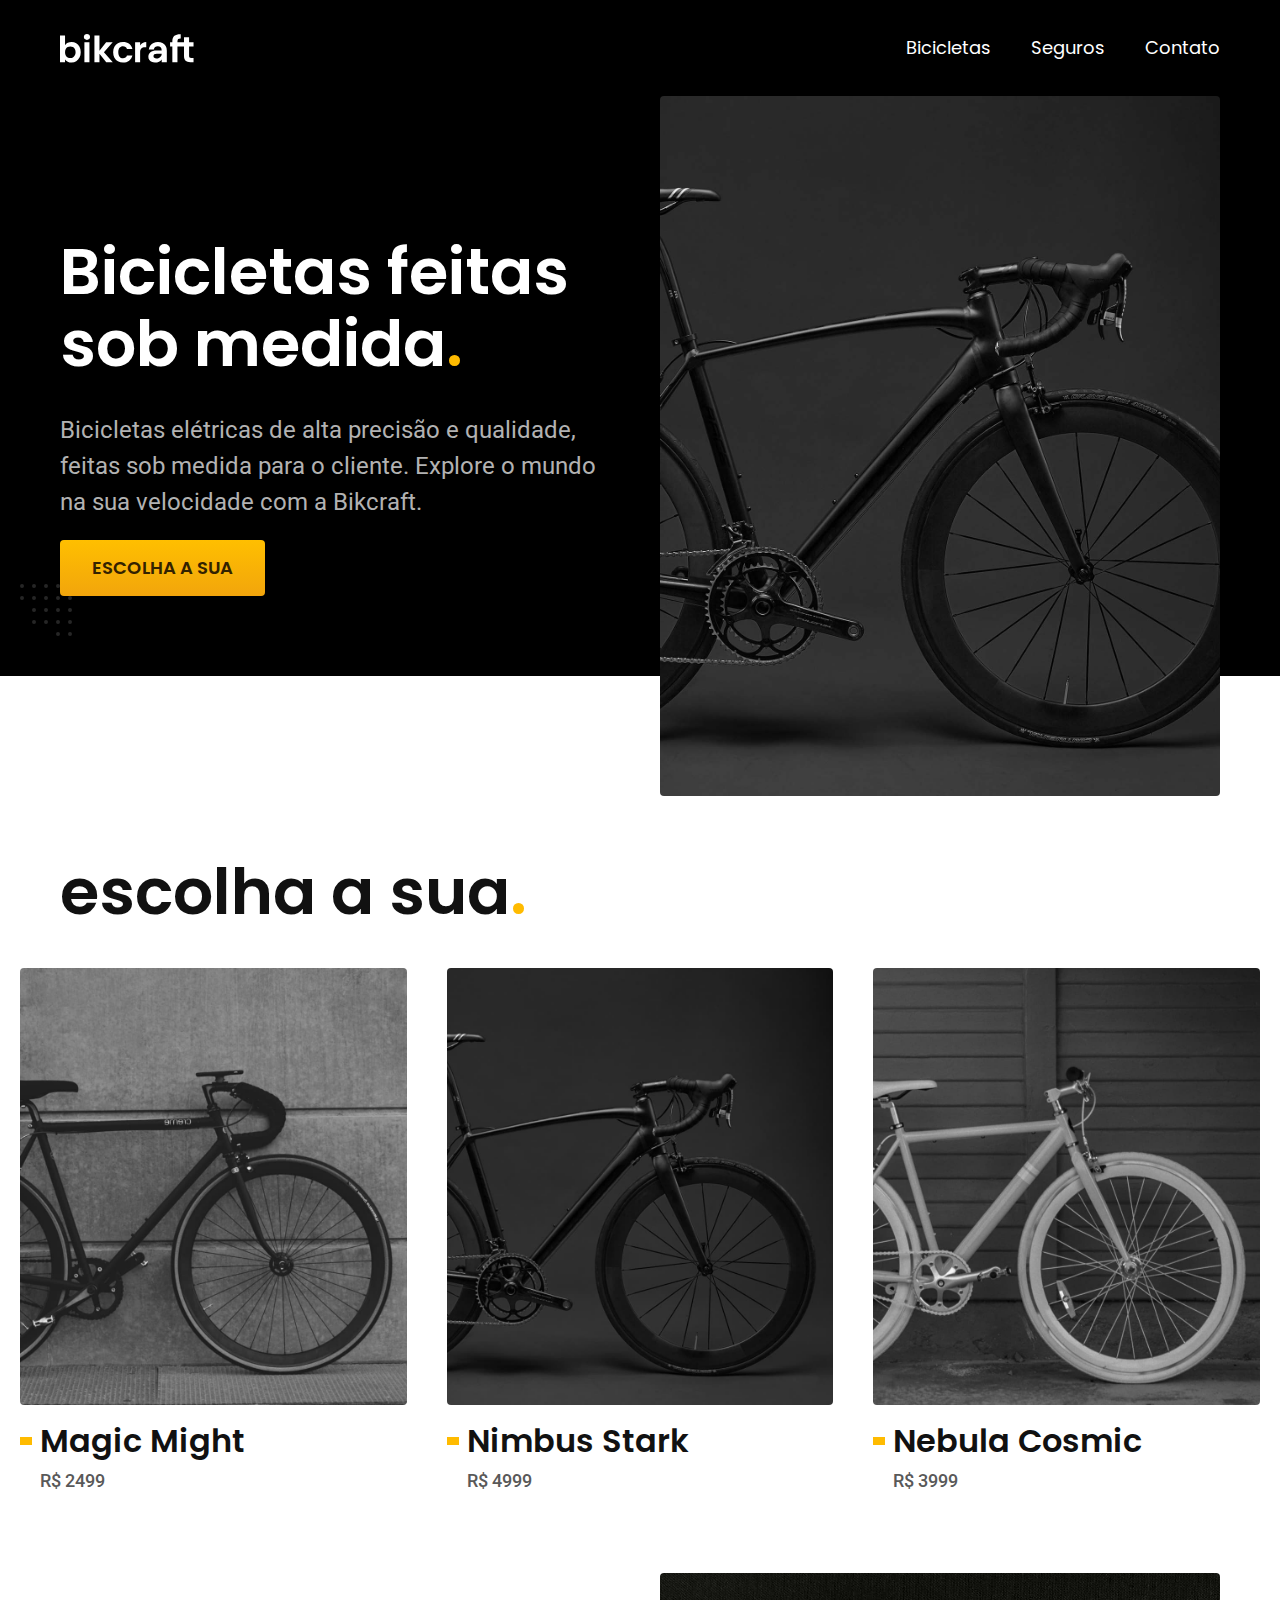
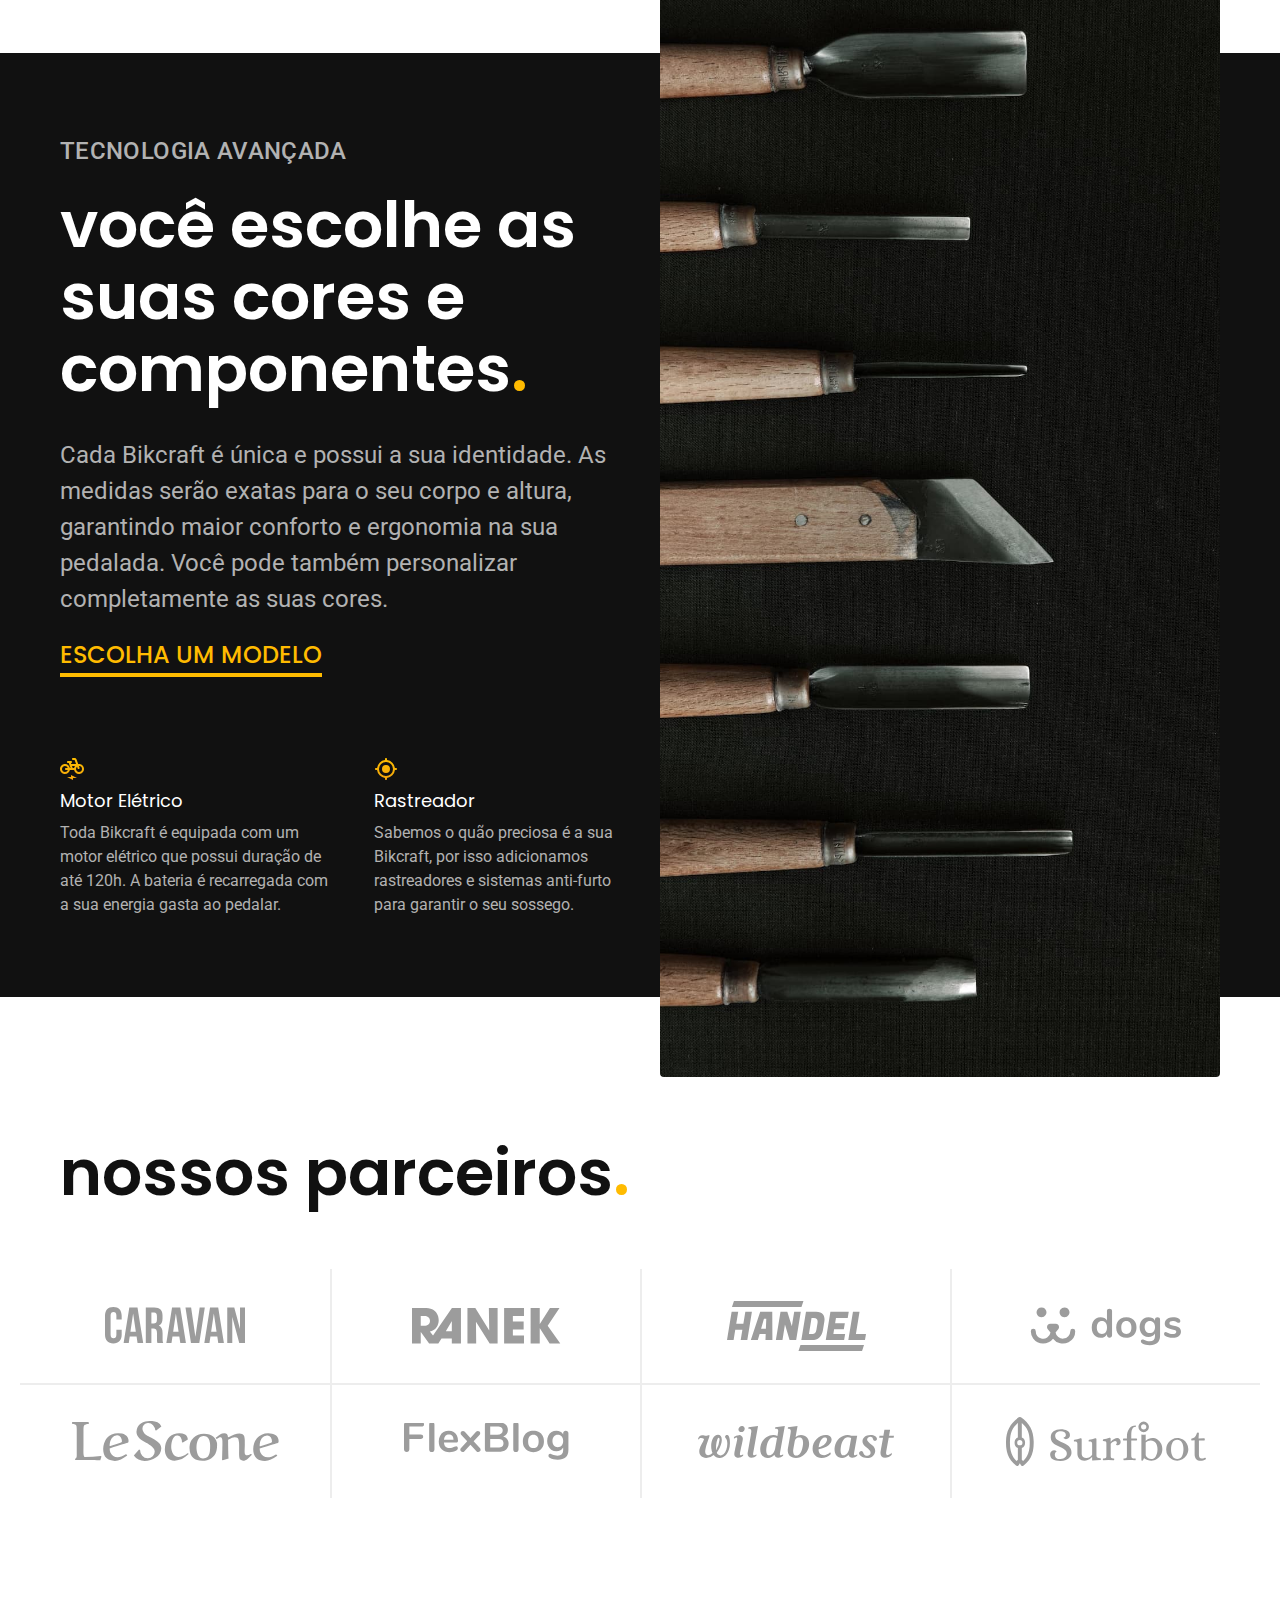
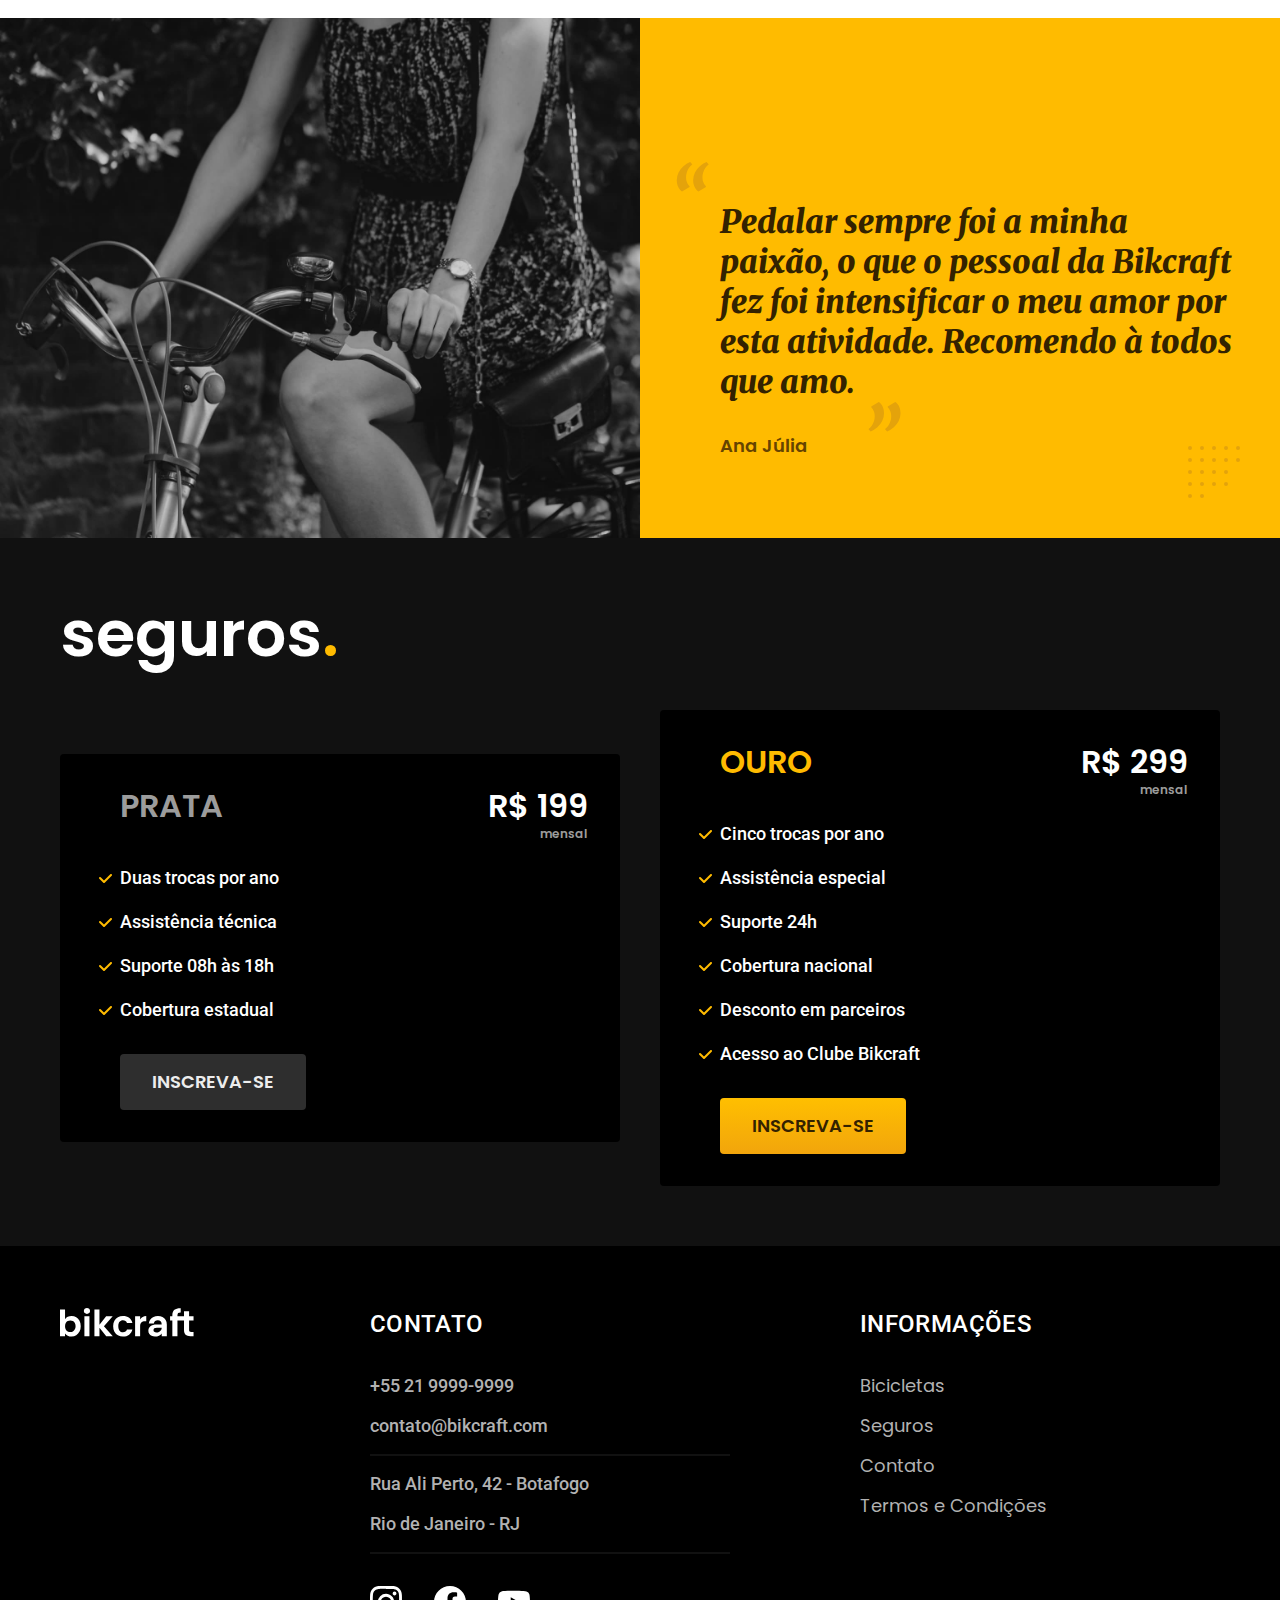
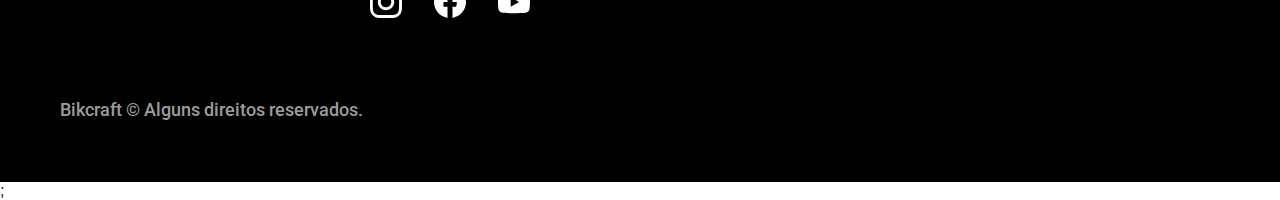
<file: index.html>
<!DOCTYPE html>
<html lang="pt-br">

<head>
  <meta charset="UTF-8">
  <meta name="viewport" content="width=device-width, initial-scale=1.0">
  <meta name="description" content="Bicicletas elétricas de alta precisão e qualidade,  feitas sob medida para o cliente. Explore o mundo na sua velocidade com a Bikcraft.">
  <title>Bikcraft - Bicicletas Elétricas</title>

  <link rel="icon" href="./favicon.svg" type="image/svg+xml">
  <link rel="preload" href="./css/style.min.css" as="style">
  <link rel="stylesheet" href="./css/style.min.css">

  <link rel="preconnect" href="https://fonts.googleapis.com">
  <link rel="preconnect" href="https://fonts.gstatic.com" crossorigin>
  <link href="https://fonts.googleapis.com/css2?family=Poppins:wght@400;600&family=Roboto:ital,wght@0,100..900;1,100..900&family=Merriweather:ital,opsz,wght@1,18..144,900&display=swap" rel="stylesheet">

  <script>document.documentElement.classList.add('js')</script>
</head>

<body>
  <header class="header-bg">
    <div class=" container header">
      <a href="./">
        <img src="./img/bikcraft.svg" width="136" height="32" alt="Bikcraft">
      </a>

      <nav aria-label="primaria">
        <ul class="header-menu font-1-m cor-0">
          <li><a href="./bicicletas.html">Bicicletas</a></li>
          <li><a href="./seguros.html">Seguros</a></li>
          <li><a href="./contato.html">Contato</a></li>
        </ul>
      </nav>
    </div>
  </header>

  <main class="introducao-bg">
    <div class="container introducao">
      <div class="introducao-conteudo">
        <h1 class="font-1-xxl cor-0 fadeInLeft " data-anime="200">Bicicletas feitas
          sob medida<span class="cor-p1">.</span></h1>
        <p class="font-2-l cor-5 fadeInLeft" data-anime="400">Bicicletas elétricas de alta precisão e qualidade, feitas sob medida para o cliente. Explore o mundo na sua velocidade com a Bikcraft.</p>
        <a class="botao fadeInLeft" data-anime="600" href="./bicicletas.html">Escolha a sua</a>
      </div>
      <picture class="fadeInLeft" data-anime="800">
        <source media="(max-width: 800px)" srcset="./img/bicicletas/nimbus.jpg">
        <img src="./img/fotos/introducao.jpg" width="1280" height="1600" alt="Bicicleta elétrica preta.">
      </picture>
    </div>
  </main>

  <article class="bicicletas-lista">
    <h2 class=" container font-1-xxl">escolha a sua<span class="cor-p1">.</span></h2>

    <ul>
      <li>
        <a href="./bicicletas/magic.html">
          <img src="img/bicicletas/magic-home.jpg" width="920" height="1040" alt="Bicicleta Preta">
          <h3 class="font-1-xl">Magic Might</h3>
          <span class="font-2-m cor-8">R$ 2499</span>
        </a>
      </li>
      <li>
        <a href="./bicicletas/nimbus.html">
          <img src="img/bicicletas/nimbus-home.jpg" width="920" height="1040" alt="Bicicleta Preta">
          <h3 class="font-1-xl">Nimbus Stark</h3>
          <span class="font-2-m cor-8">R$ 4999</span>
        </a>
      </li>
      <li>
        <a href="./bicicletas/nebula.html">
          <img src="img/bicicletas/nebula-home.jpg" width="920" height="1040" alt="Bicicleta Preta">
          <h3 class="font-1-xl">Nebula Cosmic</h3>
          <span class="font-2-m cor-8">R$ 3999</span>
        </a>
      </li>
    </ul>
  </article>

  <article class="tecnologia-bg">
    <div class="tecnologia container">
      <div class="tecnologia-conteudo">
        <span class="font-2-l-b cor-5">Tecnologia Avançada</span>
        <h2 class="font-1-xxl cor-0">você escolhe as suas cores e componentes<span class="cor-p1">.</span></h2>
        <p class="font-2-l cor-5">Cada Bikcraft é única e possui a sua identidade. As medidas serão exatas para o seu corpo e altura, garantindo maior conforto e ergonomia na sua pedalada. Você pode também personalizar completamente as suas cores.</p>
        <a class="link" href="./bicicletas.html">Escolha um modelo</a>
        <div class="tecnologia-vantagens">
          <div>
            <img src="./img/icones/eletrica.svg" width="24" height="24" alt="">
            <h3 class="font-1-m cor-0">Motor Elétrico</h3>
            <p class="font-2-s cor-5">Toda Bikcraft é equipada com um motor elétrico que possui duração de até 120h. A bateria é recarregada com a sua energia gasta ao pedalar.</p>
          </div>
          <div>
            <img src="./img/icones/rastreador.svg" width="24" height="24" alt="">
            <h3 class="font-1-m cor-0">Rastreador</h3>
            <p class="font-2-s cor-5">Sabemos o quão preciosa é a sua Bikcraft, por isso adicionamos rastreadores e sistemas anti-furto para garantir o seu sossego.</p>
          </div>
        </div>
      </div>

      <div class="tecnologia-imagem">
        <img src="./img/fotos/tecnologia.jpg" width="1200" height="1920" alt="">
      </div>
    </div>
  </article>

  <section class="parceiros" aria-label="Nossos Parceiros">
    <h2 class=" container font-1-xxl">nossos parceiros<span class="cor-p1">.</span></h2>

    <ul>
      <li><img src="img/parceiros/caravan.svg" width="140" height="38" alt="caravan"></li>
      <li><img src="img/parceiros/ranek.svg" width="149" height="36" alt="ranek"></li>
      <li><img src="img/parceiros/handel.svg" width="139" height="50" alt="handel"></li>
      <li><img src="img/parceiros/dogs.svg" width="152" height="39" alt="dogs"></li>
      <li><img src="img/parceiros/lescone.svg" width="208" height="41" alt="lescone"></li>
      <li><img src="img/parceiros/flexblog.svg" width="165" height="38" alt="flexblog"></li>
      <li><img src="img/parceiros/wildbeast.svg" width="196" height="34" alt="wildbeast"></li>
      <li><img src="img/parceiros/surfbot.svg" width="200" height="49" alt="surfbot"></li>
    </ul>
  </section>

  <section class="depoimento" aria-label="Depoimento">
    <div>
      <img src="img/fotos/depoimento.jpg" width="1560" height="1360" alt="Pessoa pedalando uma bicicleta Bikcraft">
    </div>
    <div class="depoimento-conteudo">
      <blockquote class="font-1-xl cor-p5">
        <p>Pedalar sempre foi a minha paixão, o que o pessoal da Bikcraft fez foi intensificar o meu amor por esta atividade. Recomendo à todos que amo.</p>
      </blockquote>
      <span class="font-1-m-b cor-p4">Ana Júlia</span>
    </div>
  </section>

  <article class="seguros-bg">
    <div class="seguros container">
      <h2 class="font-1-xxl cor-0">seguros<span class="cor-p1">.</span></h2>
      <div class="seguros-item">
        <h3 class="font-1-xl cor-6">PRATA</h3>
        <span class="font-1-xl cor-0">R$ 199 <span class="font-1-xs cor-6">mensal</span></span>
        <ul class="font-2-m cor-0">
          <li>Duas trocas por ano</li>
          <li>Assistência técnica</li>
          <li>Suporte 08h às 18h</li>
          <li>Cobertura estadual</li>
        </ul>
        <a class="botao secundario" href="./orcamento.html">Inscreva-se</a>
      </div>

      <div class="seguros-item">
        <h3 class="font-1-xl cor-p1">OURO</h3>
        <span class="font-1-xl cor-0">R$ 299 <span class="font-1-xs cor-6">mensal</span></span>
        <ul class="font-2-m cor-0">
          <li>Cinco trocas por ano</li>
          <li>Assistência especial</li>
          <li>Suporte 24h</li>
          <li>Cobertura nacional</li>
          <li>Desconto em parceiros</li>
          <li>Acesso ao Clube Bikcraft</li>
        </ul>
        <a class="botao" href="./orcamento.html">Inscreva-se</a>
      </div>
    </div>
  </article>

  <footer class="footer-bg">
    <div class="footer container">
      <img src="img/bikcraft.svg" width="136" height="32" alt="Bikcraft">
      <div class="footer-contato">
        <h3 class="font-2-l-b cor-0">Contato</h3>
        <ul class="font-2-m cor-5">
          <li><a href="tel:+552199999999">+55 21 9999-9999</a></li>
          <li><a href="mailto:contato@bikcraft.com">contato@bikcraft.com</a></li>
          <li>Rua Ali Perto, 42 - Botafogo</li>
          <li>Rio de Janeiro - RJ</li>
        </ul>
        <div class="footer-redes">
          <a href="./">
            <img src="./img/redes/instagram.svg" width="32" height="32" alt="Instagram">
          </a>
          <a href="./">
            <img src="./img/redes/facebook.svg" width="32" height="32" alt="Facebook">
          </a>
          <a href="./">
            <img src="./img/redes/youtube.svg" width="32" height="32" alt="Youtube">
          </a>
        </div>
      </div>
      <div class="footer-informacoes">
        <h3 class="font-2-l-b cor-0">Informações</h3>
        <nav>
          <ul class="font-1-m cor-5">
            <li><a href="./bicicletas.html">Bicicletas</a></li>
            <li><a href="./seguros.html">Seguros</a></li>
            <li><a href="./contato.html">Contato</a></li>
            <li><a href="./termos.html">Termos e Condições</a></li>
          </ul>
        </nav>
      </div>
      <p class=" footer-copy font-2-m cor-6">Bikcraft © Alguns direitos reservados.</p>
    </div>
  </footer>

  <script src="./js/plugins/simple-anime.js"></script>;
  <script src="./js/script.js"></script>
</body>

</html>
</file>
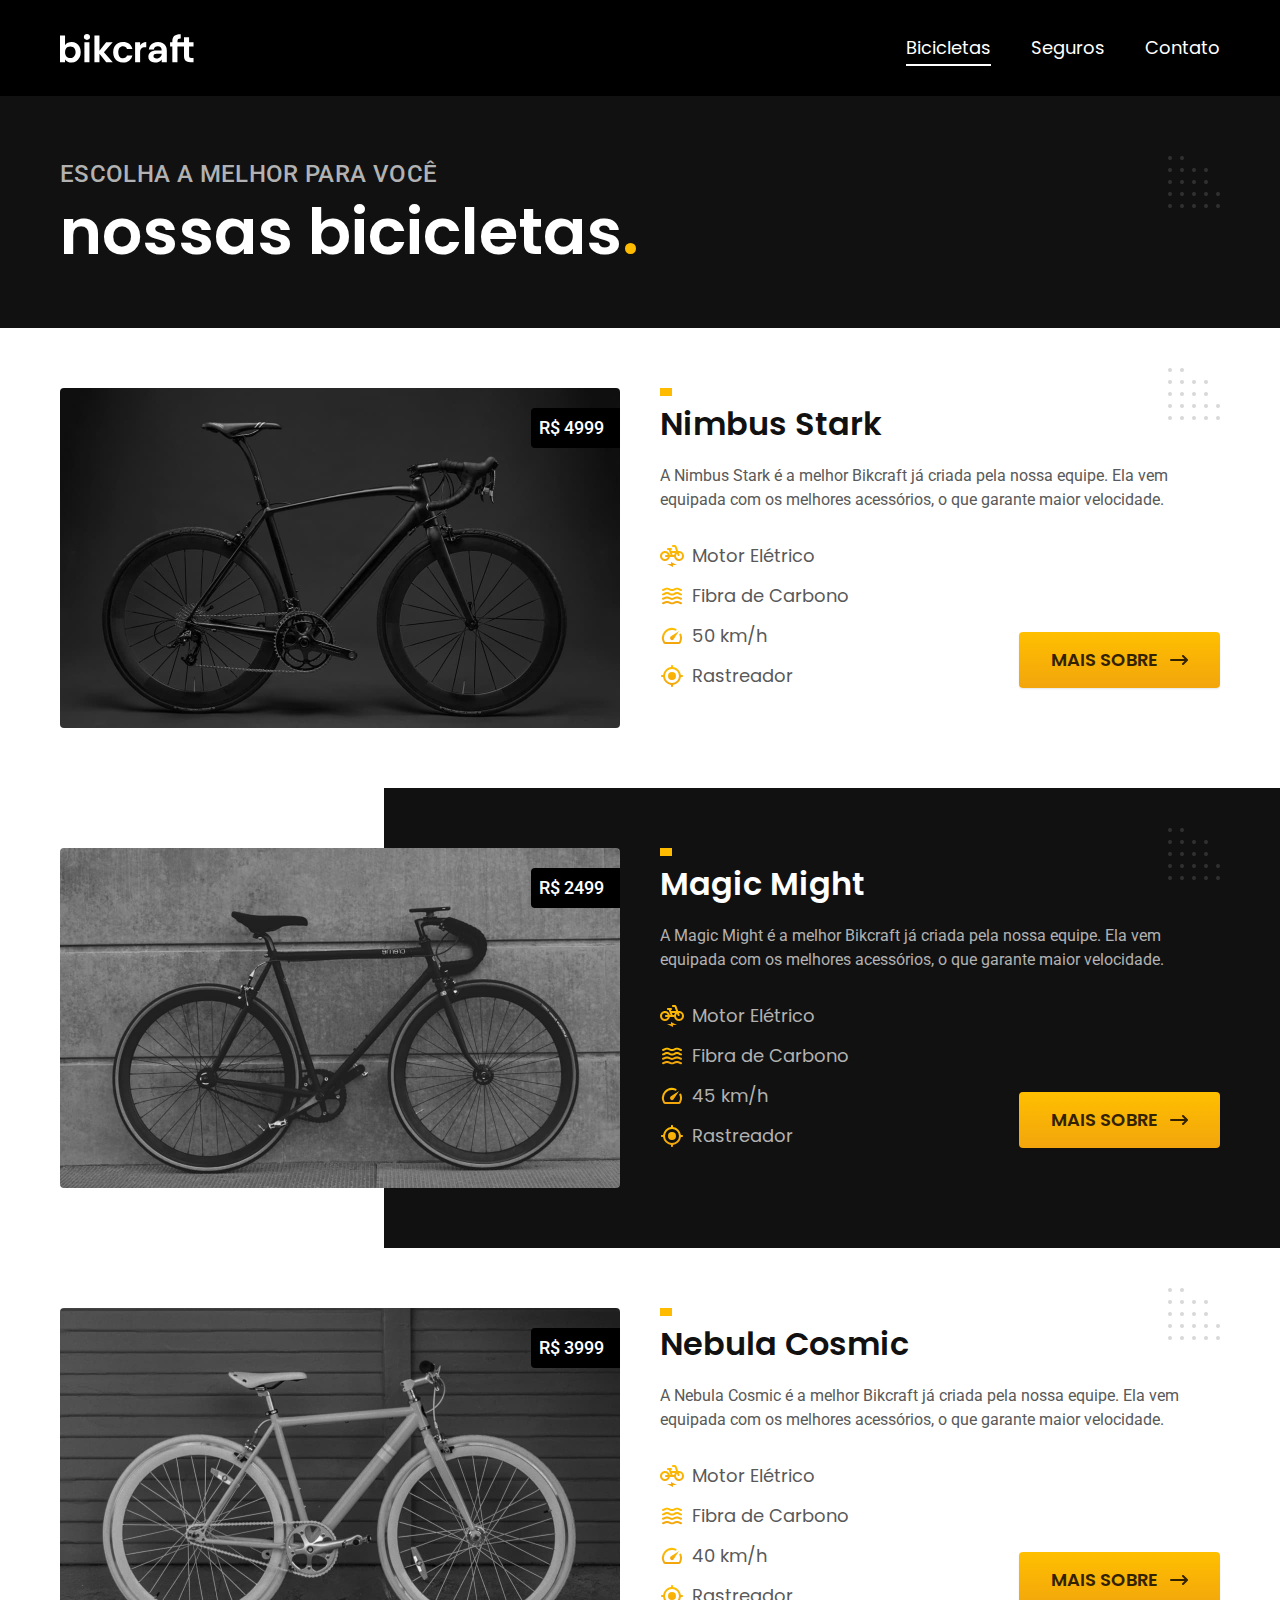
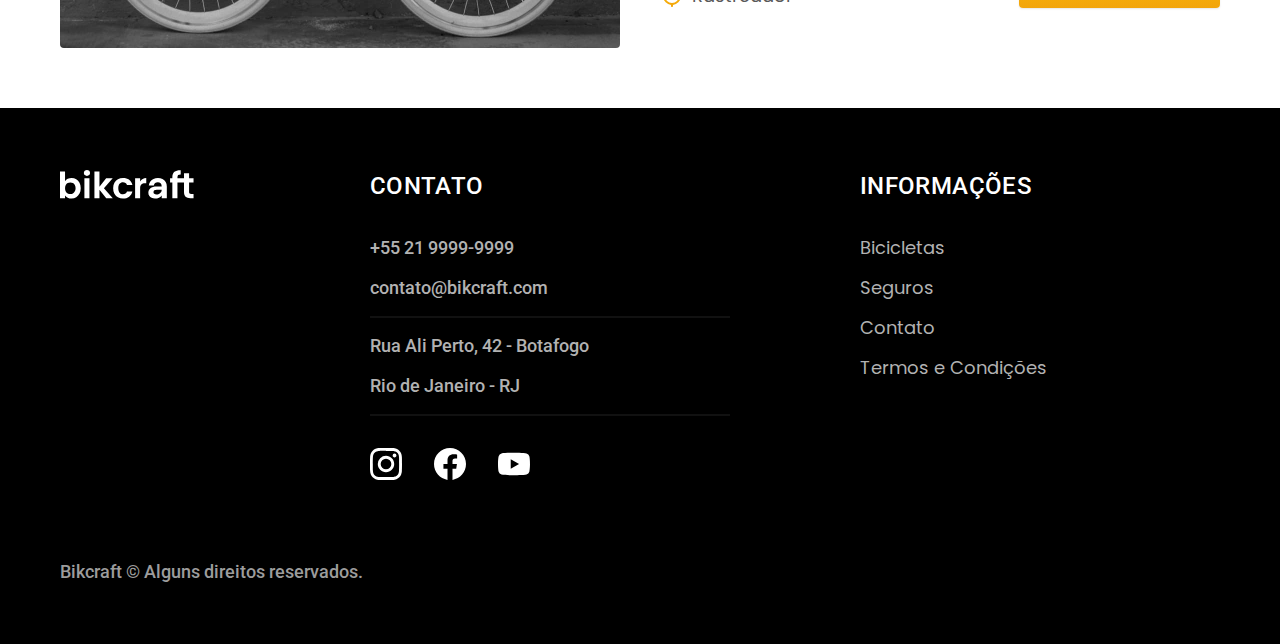
<file: bicicletas.html>
<!DOCTYPE html>
<html lang="pt-br">

<head>
  <meta charset="UTF-8">
  <meta name="viewport" content="width=device-width, initial-scale=1.0">
  <meta name="description" content="Termos e Condições">
  <title>Bicicletas | Bikcraft</title>

  <link rel="icon" href="./favicon.svg" type="image/svg+xml">
  <link rel="preload" href="./css/style.min.css" as="style">
  <link rel="stylesheet" href="./css/style.min.css">

  <link rel="preconnect" href="https://fonts.googleapis.com">
  <link rel="preconnect" href="https://fonts.gstatic.com" crossorigin>
  <link href="https://fonts.googleapis.com/css2?family=Poppins:wght@400;600&family=Roboto:ital,wght@0,100..900;1,100..900&family=Merriweather:ital,opsz,wght@1,18..144,900&display=swap" rel="stylesheet">
  <script>document.documentElement.classList.add('js')</script>
</head>

<body id="bicicletas">
  <header class="header-bg">
    <div class=" container header">
      <a href="./">
        <img src="./img/bikcraft.svg" width="136" height="32" alt="Bikcraft">
      </a>

      <nav aria-label="primaria">
        <ul class="header-menu font-1-m cor-0">
          <li><a href="./bicicletas.html">Bicicletas</a></li>
          <li><a href="./seguros.html">Seguros</a></li>
          <li><a href="./contato.html">Contato</a></li>
        </ul>
      </nav>
    </div>
  </header>

  <main>
    <div class="titulo-bg">
      <div class="titulo container">
        <p class="font-2-l-b cor-5">Escolha a melhor para você</p>
        <h1 class="font-1-xxl cor-0">nossas bicicletas<span class="cor-p1">.</span></h1>
      </div>
    </div>
    <div class="bicicletas container">
      <div class="bicicletas-imagem">
        <img src="img/bicicletas/nimbus.jpg" width="1120" height="680" alt="Bicicleta Preta">
        <span class="font-2-m cor-0">R$ 4999</span>
      </div>
      <div class="bicicletas-conteudo">
        <h2 class="font-1-xl">Nimbus Stark</h2>
        <p class="font-2-s cor-8">A Nimbus Stark é a melhor Bikcraft já criada pela nossa equipe. Ela vem equipada com os melhores acessórios, o que garante maior velocidade.</p>
        <ul class="font-1-m cor-8">
          <li>
            <img src="./img/icones/eletrica.svg" width="32" height="32" alt="">
            Motor Elétrico
          </li>
          <li>
            <img src="./img/icones/carbono.svg" width="32" height="32" alt="">
            Fibra de Carbono
          </li>
          <li>
            <img src="./img/icones/velocidade.svg" width="32" height="32" alt="">
            50 km/h
          </li>
          <li>
            <img src="./img/icones/rastreador.svg" width="32" height="32" alt="">
            Rastreador
          </li>
        </ul>
        <a class="botao seta" href="./bicicletas/nimbus.html">Mais Sobre</a>
      </div>
    </div>
    <div class="bicicletas-bg">
      <div class="bicicletas container">
        <div class="bicicletas-imagem">
          <img src="img/bicicletas/magic.jpg" width="1120" height="680" alt="Bicicleta Preta">
          <span class="font-2-m cor-0">R$ 2499</span>
        </div>
        <div class="bicicletas-conteudo">
          <h2 class="font-1-xl cor-0">Magic Might</h2>
          <p class="font-2-s cor-5">A Magic Might é a melhor Bikcraft já criada pela nossa equipe. Ela vem equipada com os melhores acessórios, o que garante maior velocidade.</p>
          <ul class="font-1-m cor-5">
            <li>
              <img src="./img/icones/eletrica.svg" width="32" height="32" alt="">
              Motor Elétrico
            </li>
            <li>
              <img src="./img/icones/carbono.svg" width="32" height="32" alt="">
              Fibra de Carbono
            </li>
            <li>
              <img src="./img/icones/velocidade.svg" width="32" height="32" alt="">
              45 km/h
            </li>
            <li>
              <img src="./img/icones/rastreador.svg" width="32" height="32" alt="">
              Rastreador
            </li>
          </ul>
          <a class="botao seta" href="./bicicletas/magic.html">Mais Sobre</a>
        </div>
      </div>
    </div>
    <div class="bicicletas container">
      <div class="bicicletas-imagem">
        <img src="img/bicicletas/nebula.jpg" width="1120" height="680" alt="Bicicleta Preta">
        <span class="font-2-m cor-0">R$ 3999</span>
      </div>
      <div class="bicicletas-conteudo">
        <h2 class="font-1-xl">Nebula Cosmic</h2>
        <p class="font-2-s cor-8">A Nebula Cosmic é a melhor Bikcraft já criada pela nossa equipe. Ela vem equipada com os melhores acessórios, o que garante maior velocidade.</p>
        <ul class="font-1-m cor-8">
          <li>
            <img src="./img/icones/eletrica.svg" width="32" height="32" alt="">
            Motor Elétrico
          </li>
          <li>
            <img src="./img/icones/carbono.svg" width="32" height="32" alt="">
            Fibra de Carbono
          </li>
          <li>
            <img src="./img/icones/velocidade.svg" width="32" height="32" alt="">
            40 km/h
          </li>
          <li>
            <img src="./img/icones/rastreador.svg" width="32" height="32" alt="">
            Rastreador
          </li>
        </ul>
        <a class="botao seta" href="./bicicletas/nebula.html">Mais Sobre</a>
      </div>
    </div>
  </main>

  <footer class="footer-bg">
    <div class="footer container">
      <img src="img/bikcraft.svg" width="136" height="32" alt="Bikcraft">
      <div class="footer-contato">
        <h3 class="font-2-l-b cor-0">Contato</h3>
        <ul class="font-2-m cor-5">
          <li><a href="tel:+552199999999">+55 21 9999-9999</a></li>
          <li><a href="mailto:contato@bikcraft.com">contato@bikcraft.com</a></li>
          <li>Rua Ali Perto, 42 - Botafogo</li>
          <li>Rio de Janeiro - RJ</li>
        </ul>
        <div class="footer-redes">
          <a href="./">
            <img src="./img/redes/instagram.svg" width="32" height="32" alt="Instagram">
          </a>
          <a href="./">
            <img src="./img/redes/facebook.svg" width="32" height="32" alt="Facebook">
          </a>
          <a href="./">
            <img src="./img/redes/youtube.svg" width="32" height="32" alt="Youtube">
          </a>
        </div>
      </div>
      <div class="footer-informacoes">
        <h3 class="font-2-l-b cor-0">Informações</h3>
        <nav>
          <ul class="font-1-m cor-5">
            <li><a href="./bicicletas.html">Bicicletas</a></li>
            <li><a href="./seguros.html">Seguros</a></li>
            <li><a href="./contato.html">Contato</a></li>
            <li><a href="./termos.html">Termos e Condições</a></li>
          </ul>
        </nav>
      </div>
      <p class=" footer-copy font-2-m cor-6">Bikcraft © Alguns direitos reservados.</p>
    </div>
  </footer>
  <script src="./js/script.js"></script>
</body>

</html>
</file>
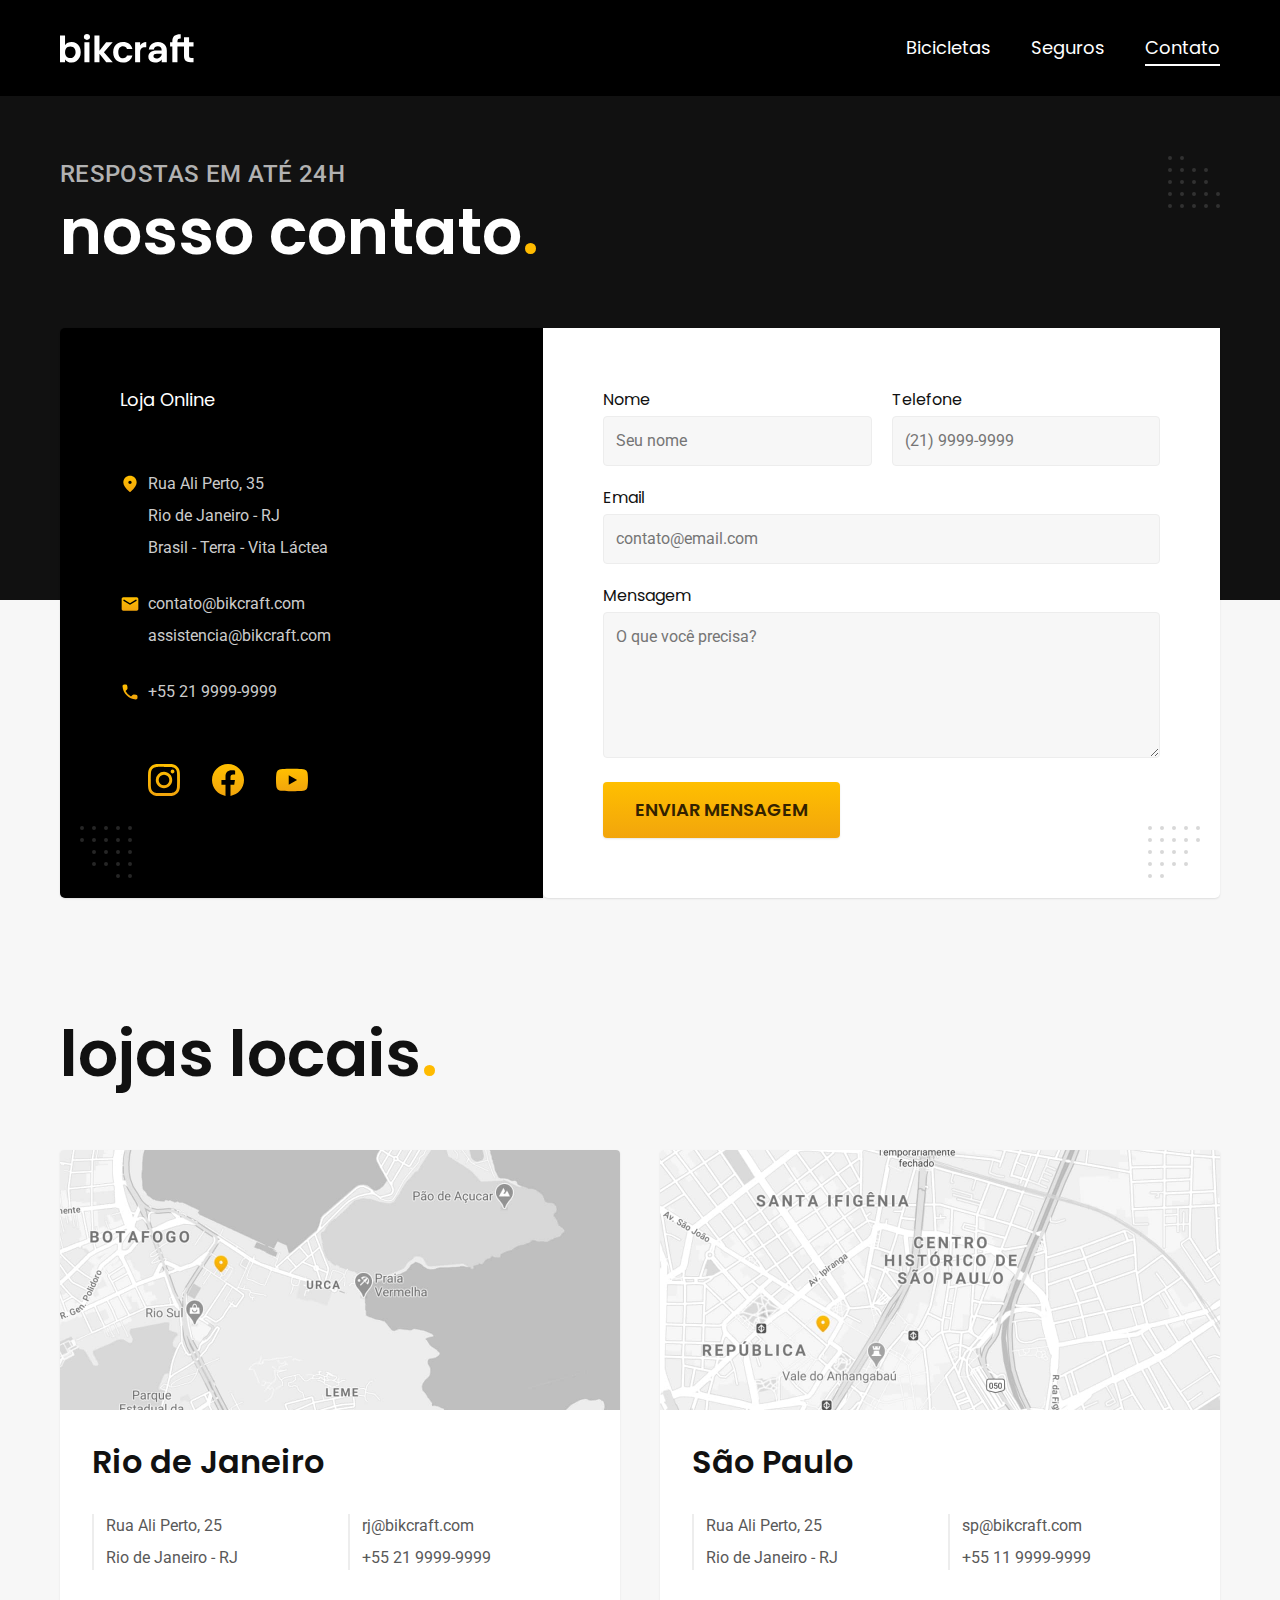
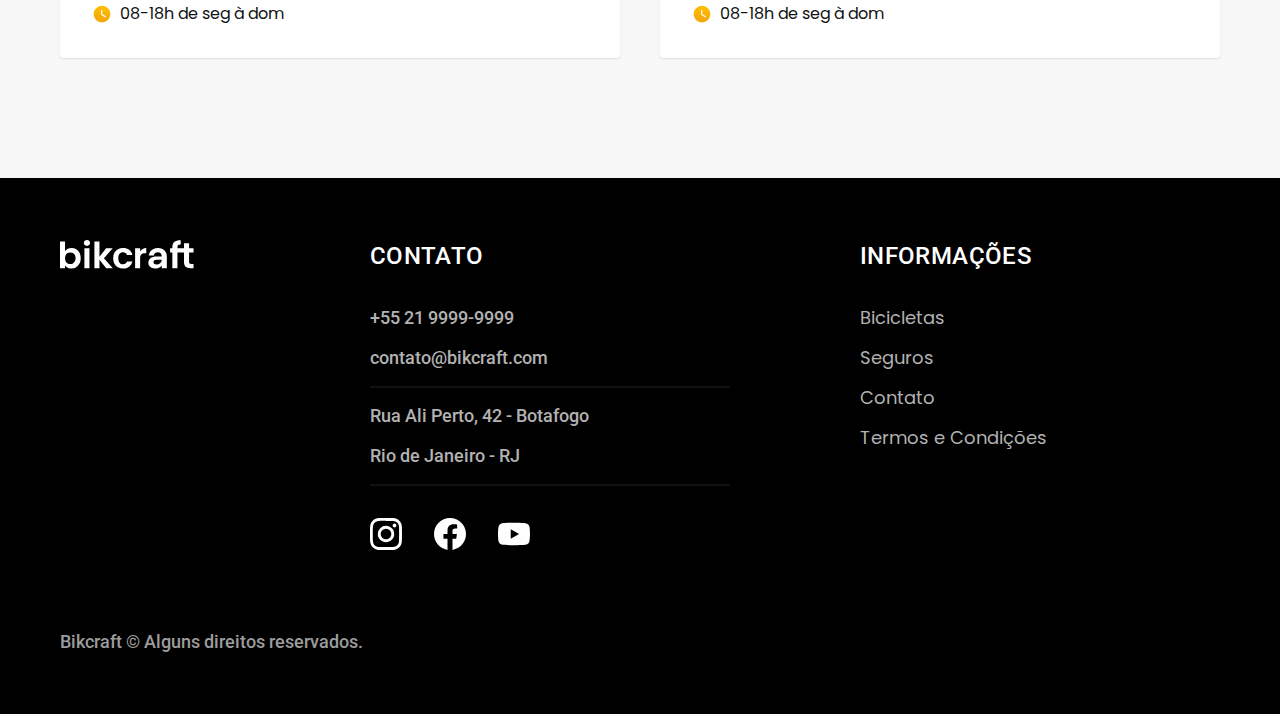
<file: contato.html>
<!DOCTYPE html>
<html lang="pt-br">

<head>
  <meta charset="UTF-8">
  <meta name="viewport" content="width=device-width, initial-scale=1.0">
  <meta name="description" content="Contato">
  <title>Contato | Bikcraft</title>

  <link rel="icon" href="./favicon.svg" type="image/svg+xml">
  <link rel="preload" href="./css/style.min.css" as="style">
  <link rel="stylesheet" href="./css/style.min.css">

  <link rel="preconnect" href="https://fonts.googleapis.com">
  <link rel="preconnect" href="https://fonts.gstatic.com" crossorigin>
  <link href="https://fonts.googleapis.com/css2?family=Poppins:wght@400;600&family=Roboto:ital,wght@0,100..900;1,100..900&family=Merriweather:ital,opsz,wght@1,18..144,900&display=swap" rel="stylesheet">
  <script>document.documentElement.classList.add('js')</script>
</head>

<body id="contato">
  <header class="header-bg">
    <div class=" container header">
      <a href="./">
        <img src="./img/bikcraft.svg" width="136" height="32" alt="Bikcraft">
      </a>

      <nav aria-label="primaria">
        <ul class="header-menu font-1-m cor-0">
          <li><a href="./bicicletas.html">Bicicletas</a></li>
          <li><a href="./seguros.html">Seguros</a></li>
          <li><a href="./contato.html">Contato</a></li>
        </ul>
      </nav>
    </div>
  </header>

  <main>
    <div class="titulo-bg">
      <div class="titulo container">
        <p class="font-2-l-b cor-5">Respostas em até 24h</p>
        <h1 class="font-1-xxl cor-0">nosso contato<span class="cor-p1">.</span></h1>
      </div>
    </div>

    <div class="contato container">
      <section class="contato-dados" aria-label="Endereço">
        <h2 class="font-1-m cor-0">Loja Online</h2>
        <div class="contato-endereco font-2-s cor-4">
          <p>Rua Ali Perto, 35</p>
          <p>Rio de Janeiro - RJ</p>
          <p>Brasil - Terra - Vita Láctea</p>
        </div>
        <address class="contato-meios font-2-s cor-4">
          <a href="mailto:contato@bikcraft.com">contato@bikcraft.com</a>
          <a href="mailto:assistencia@bikcraft.com">assistencia@bikcraft.com</a>
          <a href="tel:+552199999999">+55 21 9999-9999</a>
        </address>
        <div class="contato-redes">
          <a href="./">
            <img src="./img/redes/instagram-p.svg" width="32" height="32" alt="Instagram">
          </a>
          <a href="./">
            <img src="./img/redes/facebook-p.svg" width="32" height="32" alt="Facebook">
          </a>
          <a href="./">
            <img src="./img/redes/youtube-p.svg" width="32" height="32" alt="Youtube">
          </a>
        </div>
      </section>
      <section class="contato-formulario" aria-label="Formulario">
        <form class="form" action="./contato.html">
          <div>
            <label for="nome">Nome</label>
            <input type="text" name="nome" id="nome" placeholder="Seu nome">
          </div>
          <div>
            <label for="telefone">Telefone</label>
            <input type="text" name="telefone" id="telefone" placeholder="(21) 9999-9999">
          </div>
          <div class="col-2">
            <label for="email">Email</label>
            <input type="email" name="email" id="email" placeholder="contato@email.com">
          </div>
          <div class="col-2">
            <label for="mensagem">Mensagem</label>
            <textarea rows="5" name="mensagem" id="mensagem" placeholder="O que você precisa?"></textarea>
          </div>
          <button class="botao col-2">Enviar Mensagem</button>
        </form>
      </section>
    </div>
  </main>

  <article class="lojas container">
    <h2 class="font-1-xxl">lojas locais<span class="cor-p1">.</span></h2>
    <div class="lojas-item">
      <img src="./img/lojas/rj.jpg" width="1120" height="520" alt="mapa marcando o endereço em Rua Ali Perto, 25 - Rio de Janeiro - RJ">
      <div class="lojas-conteudo">
        <h3 class="font-1-xl">Rio de Janeiro</h3>
        <div class="lojas-dados font-2-s cor-8">
          <p>Rua Ali Perto, 25</p>
          <p>Rio de Janeiro - RJ</p>
        </div>
        <div class="lojas-dados font-2-s cor-8">
          <a href="mailto:rj@bikcraft.com">rj@bikcraft.com</a>
          <a href="tel:+552199999999">+55 21 9999-9999</a>
        </div>
        <p class="lojas-tempo font-1-s"><img src="./img/icones/horario.svg" width="20" height="20" alt=""> 08-18h de seg à dom</p>
      </div>
    </div>

    <div class="lojas-item">
      <img src="./img/lojas/sp.jpg" width="1120" height="520" alt="mapa marcando o endereço em Rua Ali Perto, 25 - São Paulo - SP">
      <div class="lojas-conteudo">
        <h3 class="font-1-xl">São Paulo</h3>
        <div class="lojas-dados font-2-s cor-8">
          <p>Rua Ali Perto, 25</p>
          <p>Rio de Janeiro - RJ</p>
        </div>
        <div class="lojas-dados font-2-s cor-8">
          <a href="mailto:sp@bikcraft.com">sp@bikcraft.com</a>
          <a href="tel:+551199999999">+55 11 9999-9999</a>
        </div>
        <p class="lojas-tempo font-1-s"><img src="./img/icones/horario.svg" width="20" height="20" alt=""> 08-18h de seg à dom</p>
      </div>
    </div>
  </article>

  <footer class="footer-bg">
    <div class="footer container">
      <img src="img/bikcraft.svg" width="136" height="32" alt="Bikcraft">
      <div class="footer-contato">
        <h3 class="font-2-l-b cor-0">Contato</h3>
        <ul class="font-2-m cor-5">
          <li><a href="tel:+552199999999">+55 21 9999-9999</a></li>
          <li><a href="mailto:contato@bikcraft.com">contato@bikcraft.com</a></li>
          <li>Rua Ali Perto, 42 - Botafogo</li>
          <li>Rio de Janeiro - RJ</li>
        </ul>
        <div class="footer-redes">
          <a href="./">
            <img src="./img/redes/instagram.svg" width="32" height="32" alt="Instagram">
          </a>
          <a href="./">
            <img src="./img/redes/facebook.svg" width="32" height="32" alt="Facebook">
          </a>
          <a href="./">
            <img src="./img/redes/youtube.svg" width="32" height="32" alt="Youtube">
          </a>
        </div>
      </div>
      <div class="footer-informacoes">
        <h3 class="font-2-l-b cor-0">Informações</h3>
        <nav>
          <ul class="font-1-m cor-5">
            <li><a href="./bicicletas.html">Bicicletas</a></li>
            <li><a href="./seguros.html">Seguros</a></li>
            <li><a href="./contato.html">Contato</a></li>
            <li><a href="./termos.html">Termos e Condições</a></li>
          </ul>
        </nav>
      </div>
      <p class=" footer-copy font-2-m cor-6">Bikcraft © Alguns direitos reservados.</p>
    </div>
  </footer>
  <script src="./js/script.js"></script>
</body>

</html>
</file>
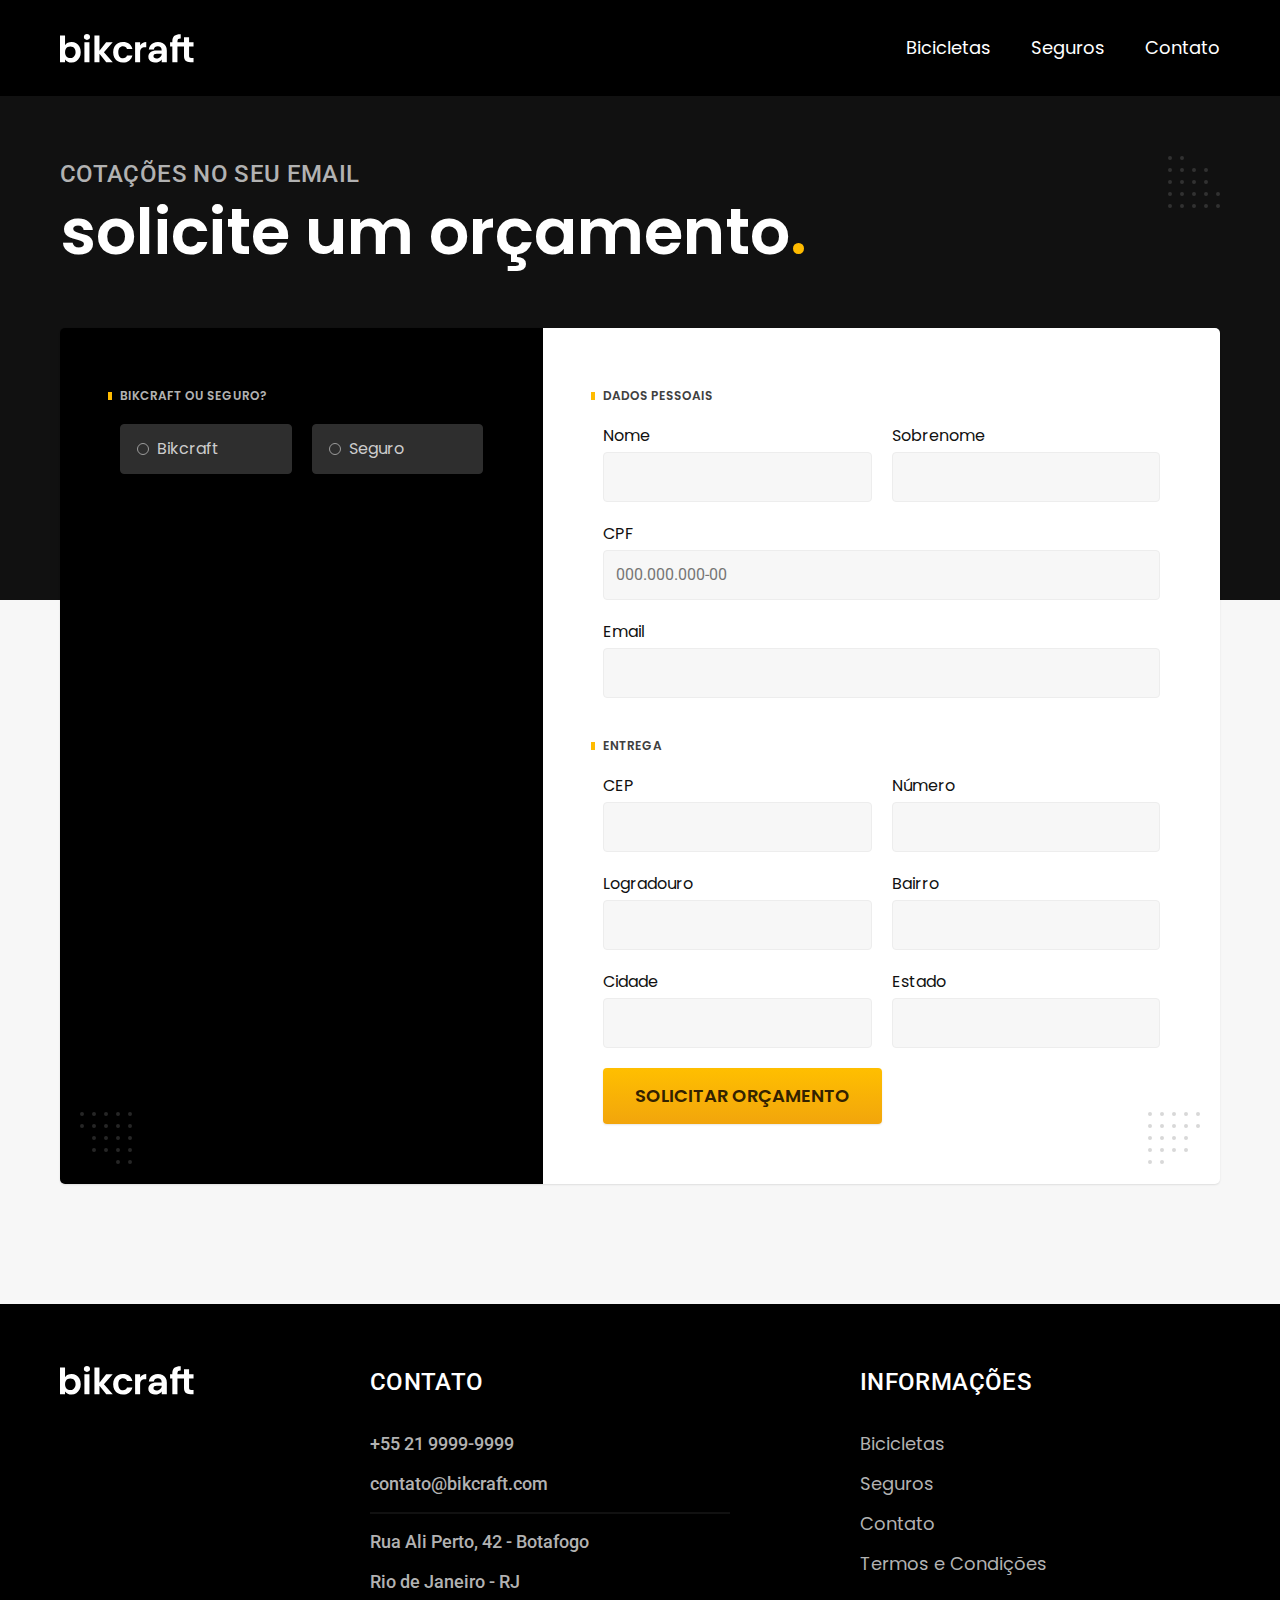
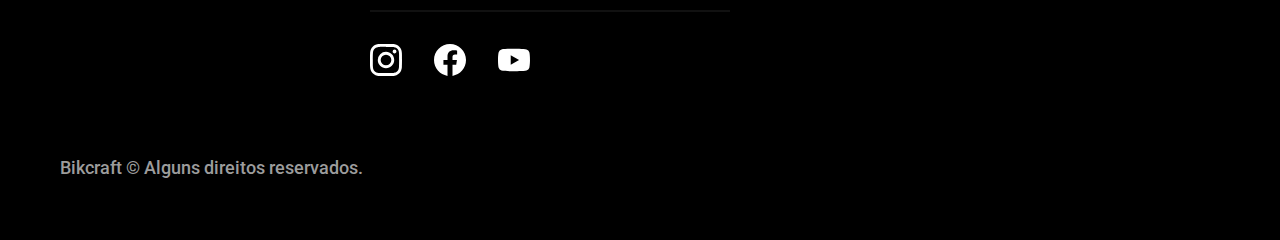
<file: orcamento.html>
<!DOCTYPE html>
<html lang="pt-br">

<head>
  <meta charset="UTF-8">
  <meta name="viewport" content="width=device-width, initial-scale=1.0">
  <meta name="description" content="Orçamento">
  <title>Orçamento | Bikcraft</title>

  <link rel="icon" href="./favicon.svg" type="image/svg+xml">
  <link rel="preload" href="./css/style.min.css" as="style">
  <link rel="stylesheet" href="./css/style.min.css">

  <link rel="preconnect" href="https://fonts.googleapis.com">
  <link rel="preconnect" href="https://fonts.gstatic.com" crossorigin>
  <link href="https://fonts.googleapis.com/css2?family=Poppins:wght@400;600&family=Roboto:ital,wght@0,100..900;1,100..900&family=Merriweather:ital,opsz,wght@1,18..144,900&display=swap" rel="stylesheet">
  <script>document.documentElement.classList.add('js')</script>
</head>

<body id="orcamento">
  <header class="header-bg">
    <div class=" container header">
      <a href="./">
        <img src="./img/bikcraft.svg" width="136" height="32" alt="Bikcraft">
      </a>

      <nav aria-label="primaria">
        <ul class="header-menu font-1-m cor-0">
          <li><a href="./bicicletas.html">Bicicletas</a></li>
          <li><a href="./seguros.html">Seguros</a></li>
          <li><a href="./contato.html">Contato</a></li>
        </ul>
      </nav>
    </div>
  </header>

  <main>
    <div class="titulo-bg">
      <div class="titulo container">
        <p class="font-2-l-b cor-5">COTAÇÕES NO SEU EMAIL</p>
        <h1 class="font-1-xxl cor-0">solicite um orçamento<span class="cor-p1">.</span></h1>
      </div>
    </div>

    <form class="orcamento container" action="./orcamento.html">
      <div class="orcamento-produto">
        <h2 class="font-1-xs cor-5">Bikcraft ou Seguro?</h2>

        <input type="radio" name="tipo" value="bikcraft" id="bikcraft">
        <label for="bikcraft">Bikcraft</label>

        <input type="radio" name="tipo" value="seguro" id="seguro">
        <label for="seguro">Seguro</label>

        <div class="orcamento-conteudo" id="orcamento-bikcraft">
          <h2 class="font-1-xs cor-5">Escolha a sua</h2>

          <input type="radio" name="produto" value="nimbus" id="nimbus">
          <label for="nimbus">Nimbus Stark <span>R$ 4999</span></label>
          <div class="orcamento-detalhes">
            <ul class="font-1-xs cor-8">
              <li><img src="./img/icones/eletrica.svg" width="32" height="32" alt="">Motor Elétrico</li>
              <li><img src="./img/icones/carbono.svg" width="32" height="32" alt="">Fibra de Carbono</li>
              <li><img src="./img/icones/velocidade.svg" width="32" height="32" alt="">50 km/h</li>
              <li><img src="./img/icones/rastreador.svg" width="32" height="32" alt="">Rastreador</li>
            </ul>
            <img src="./img/bicicletas/nimbus.jpg" width="1120" height="680" alt="Bicicleta Preta">
          </div>

          <input type="radio" name="produto" value="magic" id="magic">
          <label for="magic">Magic Might <span>R$ 2499</span></label>
          <div class="orcamento-detalhes">
            <ul class="font-1-xs cor-8">
              <li><img src="./img/icones/eletrica.svg" width="32" height="32" alt="">Motor Elétrico</li>
              <li><img src="./img/icones/carbono.svg" width="32" height="32" alt="">Fibra de Carbono</li>
              <li><img src="./img/icones/velocidade.svg" width="32" height="32" alt="">45 km/h</li>
              <li><img src="./img/icones/rastreador.svg" width="32" height="32" alt="">Rastreador</li>
            </ul>
            <img src="./img/bicicletas/magic.jpg" width="1120" height="680" alt="Bicicleta Preta">
          </div>

          <input type="radio" name="produto" value="nebula" id="nebula">
          <label for="nebula">Nebula Cosmic <span>R$ 3999</span></label>
          <div class="orcamento-detalhes">
            <ul class="font-1-xs cor-8">
              <li><img src="./img/icones/eletrica.svg" width="32" height="32" alt="">Motor Elétrico</li>
              <li><img src="./img/icones/carbono.svg" width="32" height="32" alt="">Fibra de Carbono</li>
              <li><img src="./img/icones/velocidade.svg" width="32" height="32" alt="">40 km/h</li>
              <li><img src="./img/icones/rastreador.svg" width="32" height="32" alt="">Rastreador</li>
            </ul>
            <img src="./img/bicicletas/nebula.jpg" width="1120" height="680" alt="Bicicleta Branca">
          </div>
        </div>

        <div class="orcamento-conteudo" id="orcamento-seguro">
          <h2 class="font-1-xs cor-5">Escolha o plano</h2>

          <input type="radio" name="produto" value="prata" id="prata">
          <label for="prata">Prata <span>R$ 199</span></label>

          <input type="radio" name="produto" value="ouro" id="ouro">
          <label for="ouro">Ouro <span>R$ 299</span></label>
        </div>
      </div>
      <div class="orcamento-dados form">
        <h2 class="font-1-xs cor-9 col-2">dados pessoais</h2>
        <div>
          <label for="nome">Nome</label>
          <input type="text" name="nome" id="nome">
        </div>
        <div>
          <label for="sobrenome">Sobrenome</label>
          <input type="text" name="sobrenome" id="sobrenome">
        </div>
        <div class="col-2">
          <label for="cpf">CPF</label>
          <input type="text" name="cpf" id="cpf" placeholder="000.000.000-00">
        </div>
        <div class="col-2">
          <label for="email">Email</label>
          <input type="email" name="email" id="email">
        </div>
        <h2 class="font-1-xs cor-9 col-2">entrega</h2>
        <div>
          <label for="cep">CEP</label>
          <input type="text" name="cep" id="cep">
        </div>
        <div>
          <label for="numero">Número</label>
          <input type="text" name="numero" id="numero">
        </div>
        <div>
          <label for="logradouro">Logradouro</label>
          <input type="text" name="logradouro" id="logradouro">
        </div>
        <div>
          <label for="bairro">Bairro</label>
          <input type="text" name="bairro" id="bairro">
        </div>
        <div>
          <label for="cidade">Cidade</label>
          <input type="text" name="cidade" id="cidade">
        </div>
        <div>
          <label for="estado">Estado</label>
          <input type="text" name="estado" id="estado">
        </div>
        <button class="botao col-2">Solicitar Orçamento</button>
      </div>
    </form>
  </main>

  <footer class="footer-bg">
    <div class="footer container">
      <img src="img/bikcraft.svg" width="136" height="32" alt="Bikcraft">
      <div class="footer-contato">
        <h3 class="font-2-l-b cor-0">Contato</h3>
        <ul class="font-2-m cor-5">
          <li><a href="tel:+552199999999">+55 21 9999-9999</a></li>
          <li><a href="mailto:contato@bikcraft.com">contato@bikcraft.com</a></li>
          <li>Rua Ali Perto, 42 - Botafogo</li>
          <li>Rio de Janeiro - RJ</li>
        </ul>
        <div class="footer-redes">
          <a href="./">
            <img src="./img/redes/instagram.svg" width="32" height="32" alt="Instagram">
          </a>
          <a href="./">
            <img src="./img/redes/facebook.svg" width="32" height="32" alt="Facebook">
          </a>
          <a href="./">
            <img src="./img/redes/youtube.svg" width="32" height="32" alt="Youtube">
          </a>
        </div>
      </div>
      <div class="footer-informacoes">
        <h3 class="font-2-l-b cor-0">Informações</h3>
        <nav>
          <ul class="font-1-m cor-5">
            <li><a href="./bicicletas.html">Bicicletas</a></li>
            <li><a href="./seguros.html">Seguros</a></li>
            <li><a href="./contato.html">Contato</a></li>
            <li><a href="./termos.html">Termos e Condições</a></li>
          </ul>
        </nav>
      </div>
      <p class=" footer-copy font-2-m cor-6">Bikcraft © Alguns direitos reservados.</p>
    </div>
  </footer>
  <script src="./js/script.js"></script>
</body>

</html>
</file>
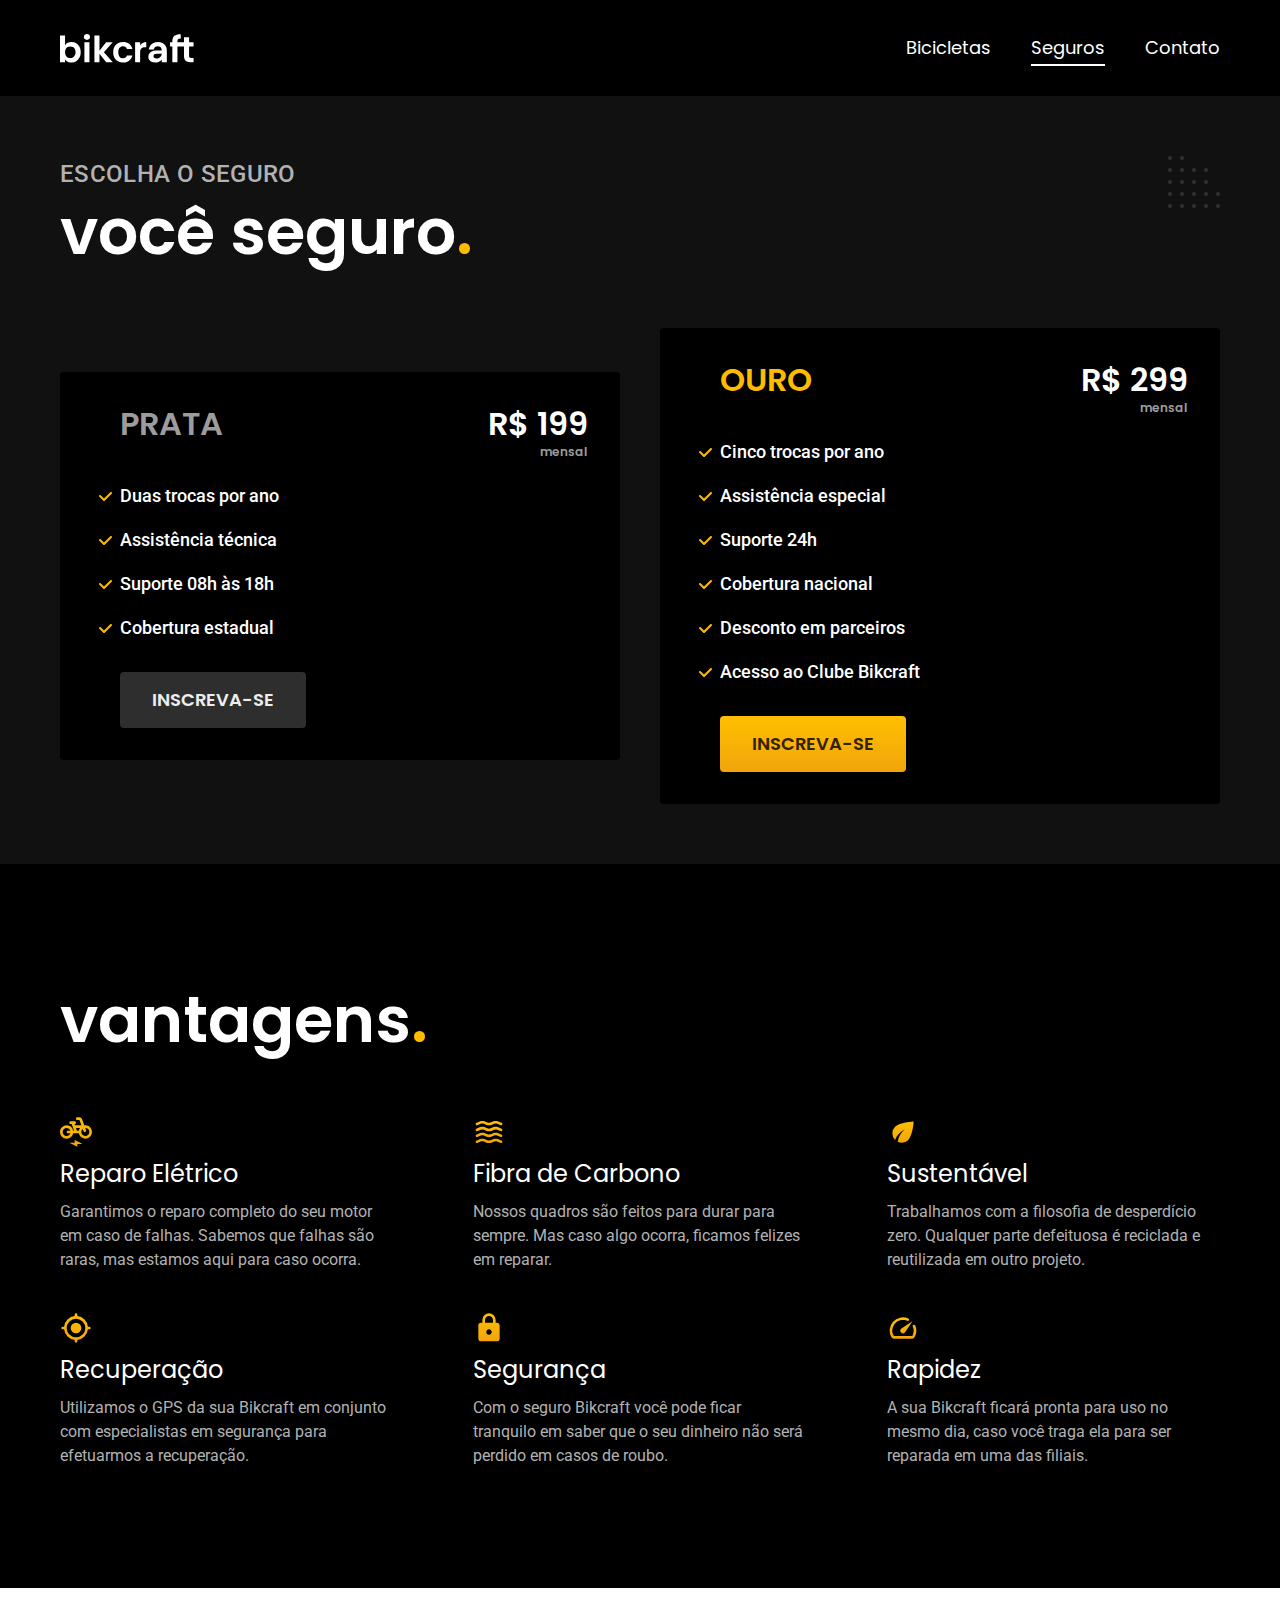
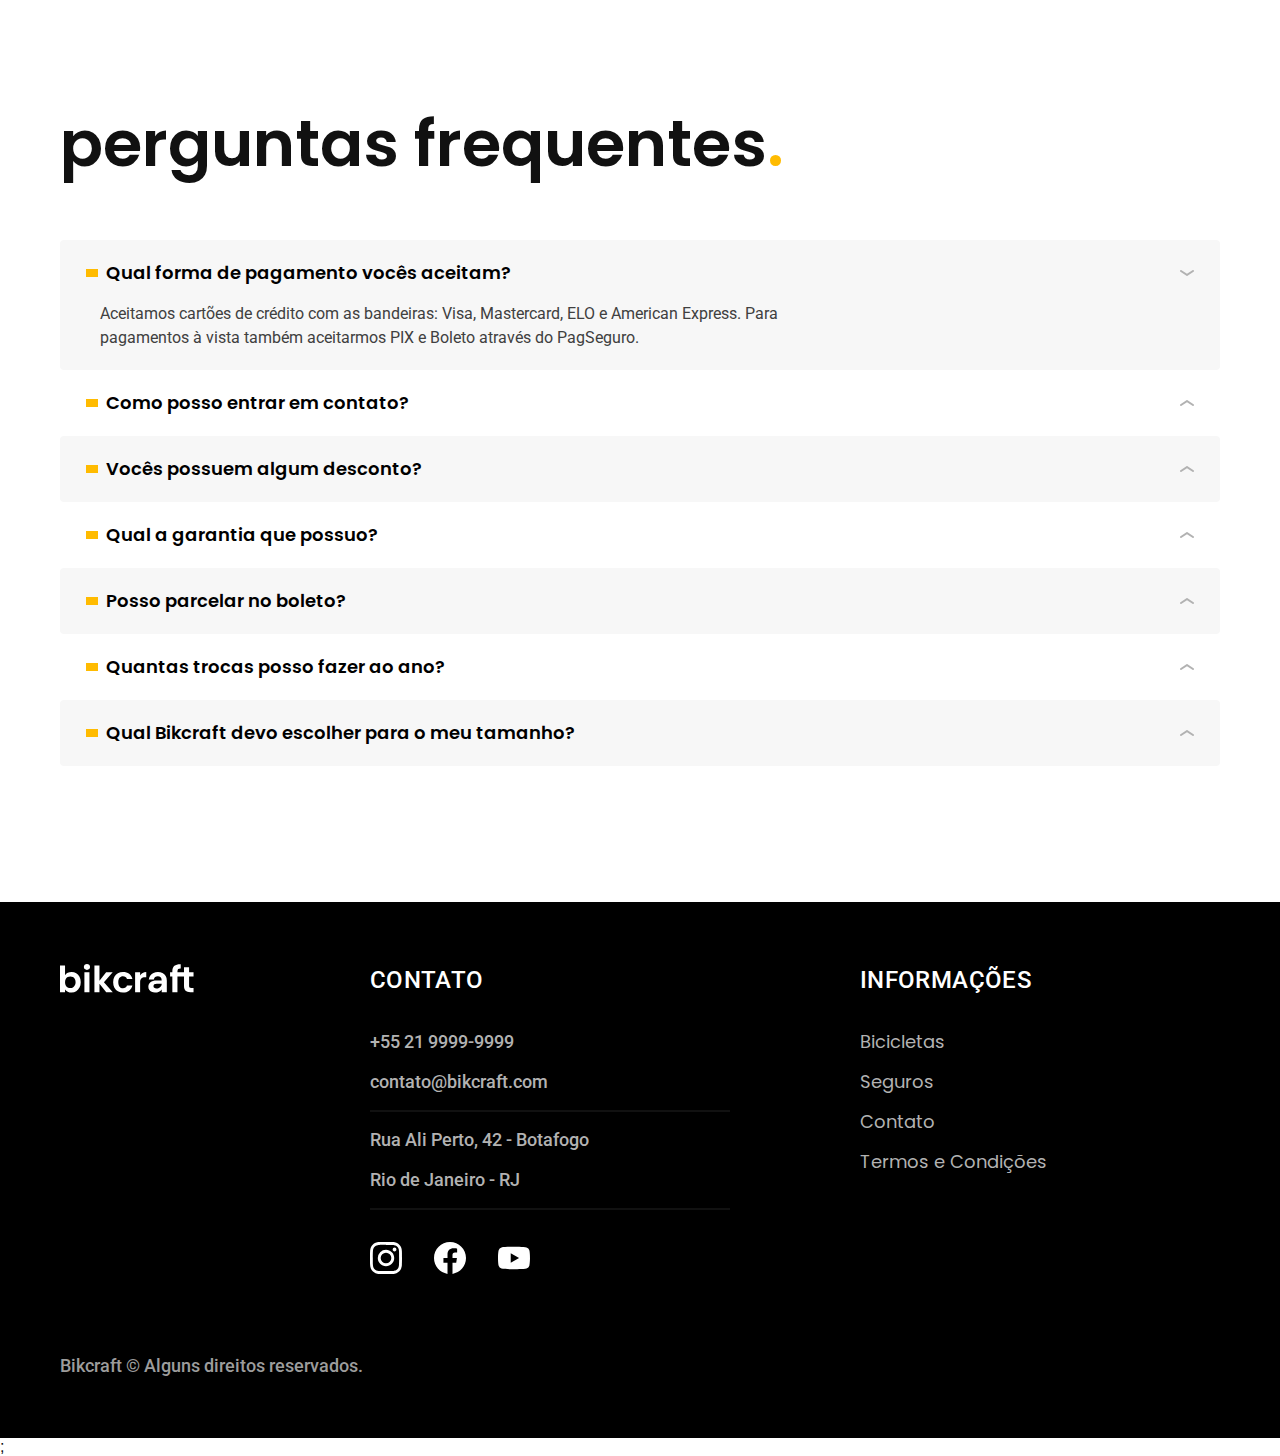
<file: seguros.html>
<!DOCTYPE html>
<html lang="pt-br">

<head>
  <meta charset="UTF-8">
  <meta name="viewport" content="width=device-width, initial-scale=1.0">
  <meta name="description" content="Termos e Condições">
  <title>Seguros | Bikcraft</title>

  <link rel="icon" href="./favicon.svg" type="image/svg+xml">
  <link rel="preload" href="./css/style.min.css" as="style">
  <link rel="stylesheet" href="./css/style.min.css">

  <link rel="preconnect" href="https://fonts.googleapis.com">
  <link rel="preconnect" href="https://fonts.gstatic.com" crossorigin>
  <link href="https://fonts.googleapis.com/css2?family=Poppins:wght@400;600&family=Roboto:ital,wght@0,100..900;1,100..900&family=Merriweather:ital,opsz,wght@1,18..144,900&display=swap" rel="stylesheet">
  <script>document.documentElement.classList.add('js')</script>
</head>

<body id="seguros">
  <header class="header-bg">
    <div class=" container header">
      <a href="./">
        <img src="./img/bikcraft.svg" width="136" height="32" alt="Bikcraft">
      </a>

      <nav aria-label="primaria">
        <ul class="header-menu font-1-m cor-0">
          <li><a href="./bicicletas.html">Bicicletas</a></li>
          <li><a href="./seguros.html">Seguros</a></li>
          <li><a href="./contato.html">Contato</a></li>
        </ul>
      </nav>
    </div>
  </header>

  <main class="seguros-bg">
    <div class="titulo-bg">
      <div class="titulo container">
        <p class="font-2-l-b cor-5">Escolha o seguro</p>
        <h1 class="font-1-xxl cor-0">você seguro<span class="cor-p1">.</span></h1>
      </div>
    </div>

    <div class="seguros container">
      <div class="seguros-item fadeInLeft" data-anime="200">
        <h3 class="font-1-xl cor-6">PRATA</h3>
        <span class="font-1-xl cor-0">R$ 199 <span class="font-1-xs cor-6">mensal</span></span>
        <ul class="font-2-m cor-0">
          <li>Duas trocas por ano</li>
          <li>Assistência técnica</li>
          <li>Suporte 08h às 18h</li>
          <li>Cobertura estadual</li>
        </ul>
        <a class="botao secundario" href="./orcamento.html?tipo=seguro&produto=prata">Inscreva-se</a>
      </div>

      <div class="seguros-item fadeInRight" data-anime="400">
        <h3 class="font-1-xl cor-p1">OURO</h3>
        <span class="font-1-xl cor-0">R$ 299 <span class="font-1-xs cor-6">mensal</span></span>
        <ul class="font-2-m cor-0">
          <li>Cinco trocas por ano</li>
          <li>Assistência especial</li>
          <li>Suporte 24h</li>
          <li>Cobertura nacional</li>
          <li>Desconto em parceiros</li>
          <li>Acesso ao Clube Bikcraft</li>
        </ul>
        <a class="botao" href="./orcamento.html?tipo=seguro&produto=ouro">Inscreva-se</a>
      </div>
    </div>
  </main>

  <article class="vantagens-bg">
    <div class="vantagens container">
      <h2 class="font-1-xxl cor-0">vantagens<span class="cor-p1">.</span></h2>
      <ul>
        <li>
          <img src="./img/icones/eletrica.svg" width="32" height="32" alt="">
          <h3 class="font-1-l cor-0">Reparo Elétrico</h3>
          <p class="font-2-s cor-5">Garantimos o reparo completo do seu motor em caso de falhas. Sabemos que falhas são raras, mas estamos aqui para caso ocorra.</p>
        </li>
        <li>
          <img src="./img/icones/carbono.svg" width="32" height="32" alt="">
          <h3 class="font-1-l cor-0">Fibra de Carbono</h3>
          <p class="font-2-s cor-5">Nossos quadros são feitos para durar para sempre. Mas caso algo ocorra, ficamos felizes em reparar.</p>
        </li>
        <li>
          <img src="./img/icones/sustentavel.svg" width="32" height="32" alt="">
          <h3 class="font-1-l cor-0">Sustentável</h3>
          <p class="font-2-s cor-5">Trabalhamos com a filosofia de desperdício zero. Qualquer parte defeituosa é reciclada e reutilizada em outro projeto.</p>
        </li>
        <li>
          <img src="./img/icones/rastreador.svg" width="32" height="32" alt="">
          <h3 class="font-1-l cor-0">Recuperação</h3>
          <p class="font-2-s cor-5">Utilizamos o GPS da sua Bikcraft em conjunto com especialistas em segurança para efetuarmos a recuperação.</p>
        </li>
        <li>
          <img src="./img/icones/seguro.svg" width="32" height="32" alt="">
          <h3 class="font-1-l cor-0">Segurança</h3>
          <p class="font-2-s cor-5">Com o seguro Bikcraft você pode ficar tranquilo em saber que o seu dinheiro não será perdido em casos de roubo.</p>
        </li>
        <li>
          <img src="./img/icones/velocidade.svg" width="32" height="32" alt="">
          <h3 class="font-1-l cor-0">Rapidez</h3>
          <p class="font-2-s cor-5">A sua Bikcraft ficará pronta para uso no mesmo dia, caso você traga ela para ser reparada em uma das filiais.</p>
        </li>
      </ul>
    </div>
  </article>

  <article class="perguntas container">
    <h2 class="font-1-xxl">perguntas frequentes<span class="cor-p1">.</span></h2>

    <dl>
      <div>
        <dt><button class="font-1-m-b" aria-controls="pergunta1" aria-expanded="true">Qual forma de pagamento vocês aceitam?</button></dt>
        <dd id="pergunta1" class="font-2-s cor-9 ativa">Aceitamos cartões de crédito com as bandeiras: Visa, Mastercard, ELO e American Express. Para pagamentos à vista também aceitarmos PIX e Boleto através do PagSeguro.</dd>
      </div>
      <div>
        <dt><button class="font-1-m-b" aria-controls="pergunta2" aria-expanded="false">Como posso entrar em contato?</button></dt>
        <dd id="pergunta2" class="font-2-s cor-9">Aceitamos cartões de crédito com as bandeiras: Visa, Mastercard, ELO e American Express. Para pagamentos à vista também aceitarmos PIX e Boleto através do PagSeguro.</dd>
      </div>
      <div>
        <dt><button class="font-1-m-b" aria-controls="pergunta3" aria-expanded="false">Vocês possuem algum desconto?</button></dt>
        <dd id="pergunta3" class="font-2-s cor-9">Aceitamos cartões de crédito com as bandeiras: Visa, Mastercard, ELO e American Express. Para pagamentos à vista também aceitarmos PIX e Boleto através do PagSeguro.</dd>
      </div>
      <div>
        <dt><button class="font-1-m-b" aria-controls="pergunta4" aria-expanded="false">Qual a garantia que possuo?</button></dt>
        <dd id="pergunta4" class="font-2-s cor-9">Aceitamos cartões de crédito com as bandeiras: Visa, Mastercard, ELO e American Express. Para pagamentos à vista também aceitarmos PIX e Boleto através do PagSeguro.</dd>
      </div>
      <div>
        <dt><button class="font-1-m-b" aria-controls="pergunta5" aria-expanded="false">Posso parcelar no boleto?</button></dt>
        <dd id="pergunta5" class="font-2-s cor-9">Aceitamos cartões de crédito com as bandeiras: Visa, Mastercard, ELO e American Express. Para pagamentos à vista também aceitarmos PIX e Boleto através do PagSeguro.</dd>
      </div>
      <div>
        <dt><button class="font-1-m-b" aria-controls="pergunta6" aria-expanded="false">Quantas trocas posso fazer ao ano?</button></dt>
        <dd id="pergunta6" class="font-2-s cor-9">Aceitamos cartões de crédito com as bandeiras: Visa, Mastercard, ELO e American Express. Para pagamentos à vista também aceitarmos PIX e Boleto através do PagSeguro.</dd>
      </div>
      <div>
        <dt><button class="font-1-m-b" aria-controls="pergunta7" aria-expanded="false">Qual Bikcraft devo escolher para o meu tamanho?</button></dt>
        <dd id="pergunta7" class="font-2-s cor-9">Aceitamos cartões de crédito com as bandeiras: Visa, Mastercard, ELO e American Express. Para pagamentos à vista também aceitarmos PIX e Boleto através do PagSeguro.</dd>
      </div>
    </dl>
  </article>

  <footer class="footer-bg">
    <div class="footer container">
      <img src="img/bikcraft.svg" width="136" height="32" alt="Bikcraft">
      <div class="footer-contato">
        <h3 class="font-2-l-b cor-0">Contato</h3>
        <ul class="font-2-m cor-5">
          <li><a href="tel:+552199999999">+55 21 9999-9999</a></li>
          <li><a href="mailto:contato@bikcraft.com">contato@bikcraft.com</a></li>
          <li>Rua Ali Perto, 42 - Botafogo</li>
          <li>Rio de Janeiro - RJ</li>
        </ul>
        <div class="footer-redes">
          <a href="./">
            <img src="./img/redes/instagram.svg" width="32" height="32" alt="Instagram">
          </a>
          <a href="./">
            <img src="./img/redes/facebook.svg" width="32" height="32" alt="Facebook">
          </a>
          <a href="./">
            <img src="./img/redes/youtube.svg" width="32" height="32" alt="Youtube">
          </a>
        </div>
      </div>
      <div class="footer-informacoes">
        <h3 class="font-2-l-b cor-0">Informações</h3>
        <nav>
          <ul class="font-1-m cor-5">
            <li><a href="./bicicletas.html">Bicicletas</a></li>
            <li><a href="./seguros.html">Seguros</a></li>
            <li><a href="./contato.html">Contato</a></li>
            <li><a href="./termos.html">Termos e Condições</a></li>
          </ul>
        </nav>
      </div>
      <p class=" footer-copy font-2-m cor-6">Bikcraft © Alguns direitos reservados.</p>
    </div>
  </footer>
  <script src="./js/plugins/simple-anime.js"></script>;
  <script src="./js/script.js"></script>
</body>

</html>
</file>
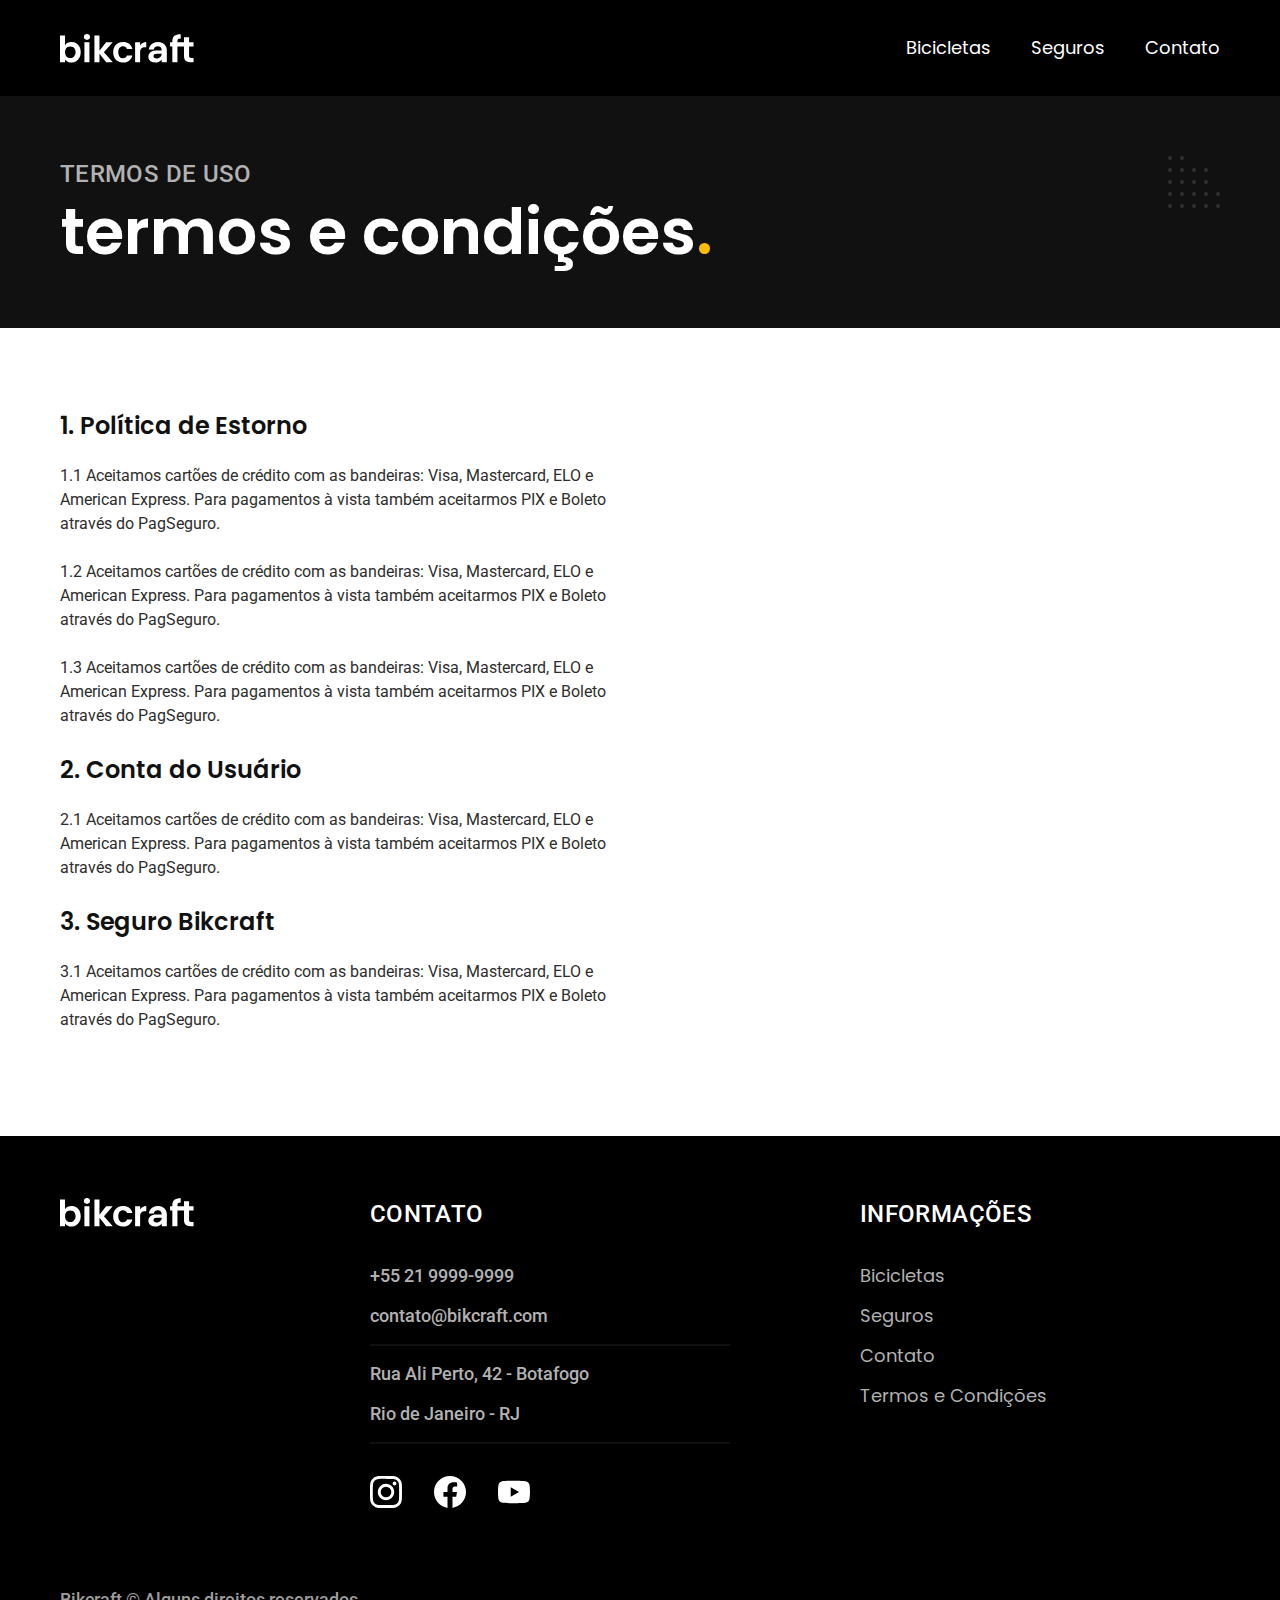
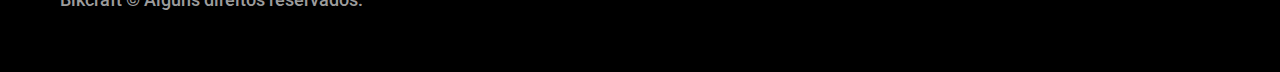
<file: termos.html>
<!DOCTYPE html>
<html lang="pt-br">

<head>
  <meta charset="UTF-8">
  <meta name="viewport" content="width=device-width, initial-scale=1.0">
  <meta name="description" content="Termos e Condições">
  <title>Termos e Condições | Bikcraft</title>

  <link rel="icon" href="./favicon.svg" type="image/svg+xml">
  <link rel="preload" href="./css/style.min.css" as="style">
  <link rel="stylesheet" href="./css/style.min.css">

  <link rel="preconnect" href="https://fonts.googleapis.com">
  <link rel="preconnect" href="https://fonts.gstatic.com" crossorigin>
  <link href="https://fonts.googleapis.com/css2?family=Poppins:wght@400;600&family=Roboto:ital,wght@0,100..900;1,100..900&family=Merriweather:ital,opsz,wght@1,18..144,900&display=swap" rel="stylesheet">
  <script>document.documentElement.classList.add('js')</script>
</head>

<body id="termos">
  <header class="header-bg">
    <div class=" container header">
      <a href="./">
        <img src="./img/bikcraft.svg" width="136" height="32" alt="Bikcraft">
      </a>

      <nav aria-label="primaria">
        <ul class="header-menu font-1-m cor-0">
          <li><a href="./bicicletas.html">Bicicletas</a></li>
          <li><a href="./seguros.html">Seguros</a></li>
          <li><a href="./contato.html">Contato</a></li>
        </ul>
      </nav>
    </div>
  </header>

  <main>
    <div class="titulo-bg">
      <div class="titulo container">
        <p class="font-2-l-b cor-5">Termos de uso</p>
        <h1 class="font-1-xxl cor-0">termos e condições<span class="cor-p1">.</span></h1>
      </div>
    </div>

    <div class="termos font-2-s cor-10 container">
      <h2 class="font-1-l cor-11">1. Política de Estorno</h2>
      <p>1.1 Aceitamos cartões de crédito com as bandeiras: Visa, Mastercard, ELO e American Express. Para pagamentos à vista também aceitarmos PIX e Boleto através do PagSeguro.</p>
      <p>1.2 Aceitamos cartões de crédito com as bandeiras: Visa, Mastercard, ELO e American Express. Para pagamentos à vista também aceitarmos PIX e Boleto através do PagSeguro.</p>
      <p>1.3 Aceitamos cartões de crédito com as bandeiras: Visa, Mastercard, ELO e American Express. Para pagamentos à vista também aceitarmos PIX e Boleto através do PagSeguro.</p>

      <h2 class="font-1-l cor-11">2. Conta do Usuário</h2>
      <p>2.1 Aceitamos cartões de crédito com as bandeiras: Visa, Mastercard, ELO e American Express. Para pagamentos à vista também aceitarmos PIX e Boleto através do PagSeguro.</p>

      <h2 class="font-1-l cor-11">3. Seguro Bikcraft</h2>
      <p>3.1 Aceitamos cartões de crédito com as bandeiras: Visa, Mastercard, ELO e American Express. Para pagamentos à vista também aceitarmos PIX e Boleto através do PagSeguro.</p>
    </div>
  </main>

  <footer class="footer-bg">
    <div class="footer container">
      <img src="img/bikcraft.svg" width="136" height="32" alt="Bikcraft">
      <div class="footer-contato">
        <h3 class="font-2-l-b cor-0">Contato</h3>
        <ul class="font-2-m cor-5">
          <li><a href="tel:+552199999999">+55 21 9999-9999</a></li>
          <li><a href="mailto:contato@bikcraft.com">contato@bikcraft.com</a></li>
          <li>Rua Ali Perto, 42 - Botafogo</li>
          <li>Rio de Janeiro - RJ</li>
        </ul>
        <div class="footer-redes">
          <a href="./">
            <img src="./img/redes/instagram.svg" width="32" height="32" alt="Instagram">
          </a>
          <a href="./">
            <img src="./img/redes/facebook.svg" width="32" height="32" alt="Facebook">
          </a>
          <a href="./">
            <img src="./img/redes/youtube.svg" width="32" height="32" alt="Youtube">
          </a>
        </div>
      </div>
      <div class="footer-informacoes">
        <h3 class="font-2-l-b cor-0">Informações</h3>
        <nav>
          <ul class="font-1-m cor-5">
            <li><a href="./bicicletas.html">Bicicletas</a></li>
            <li><a href="./seguros.html">Seguros</a></li>
            <li><a href="./contato.html">Contato</a></li>
            <li><a href="./termos.html">Termos e Condições</a></li>
          </ul>
        </nav>
      </div>
      <p class=" footer-copy font-2-m cor-6">Bikcraft © Alguns direitos reservados.</p>
    </div>
  </footer>
  <script src="./js/script.js"></script>
</body>

</html>
</file>
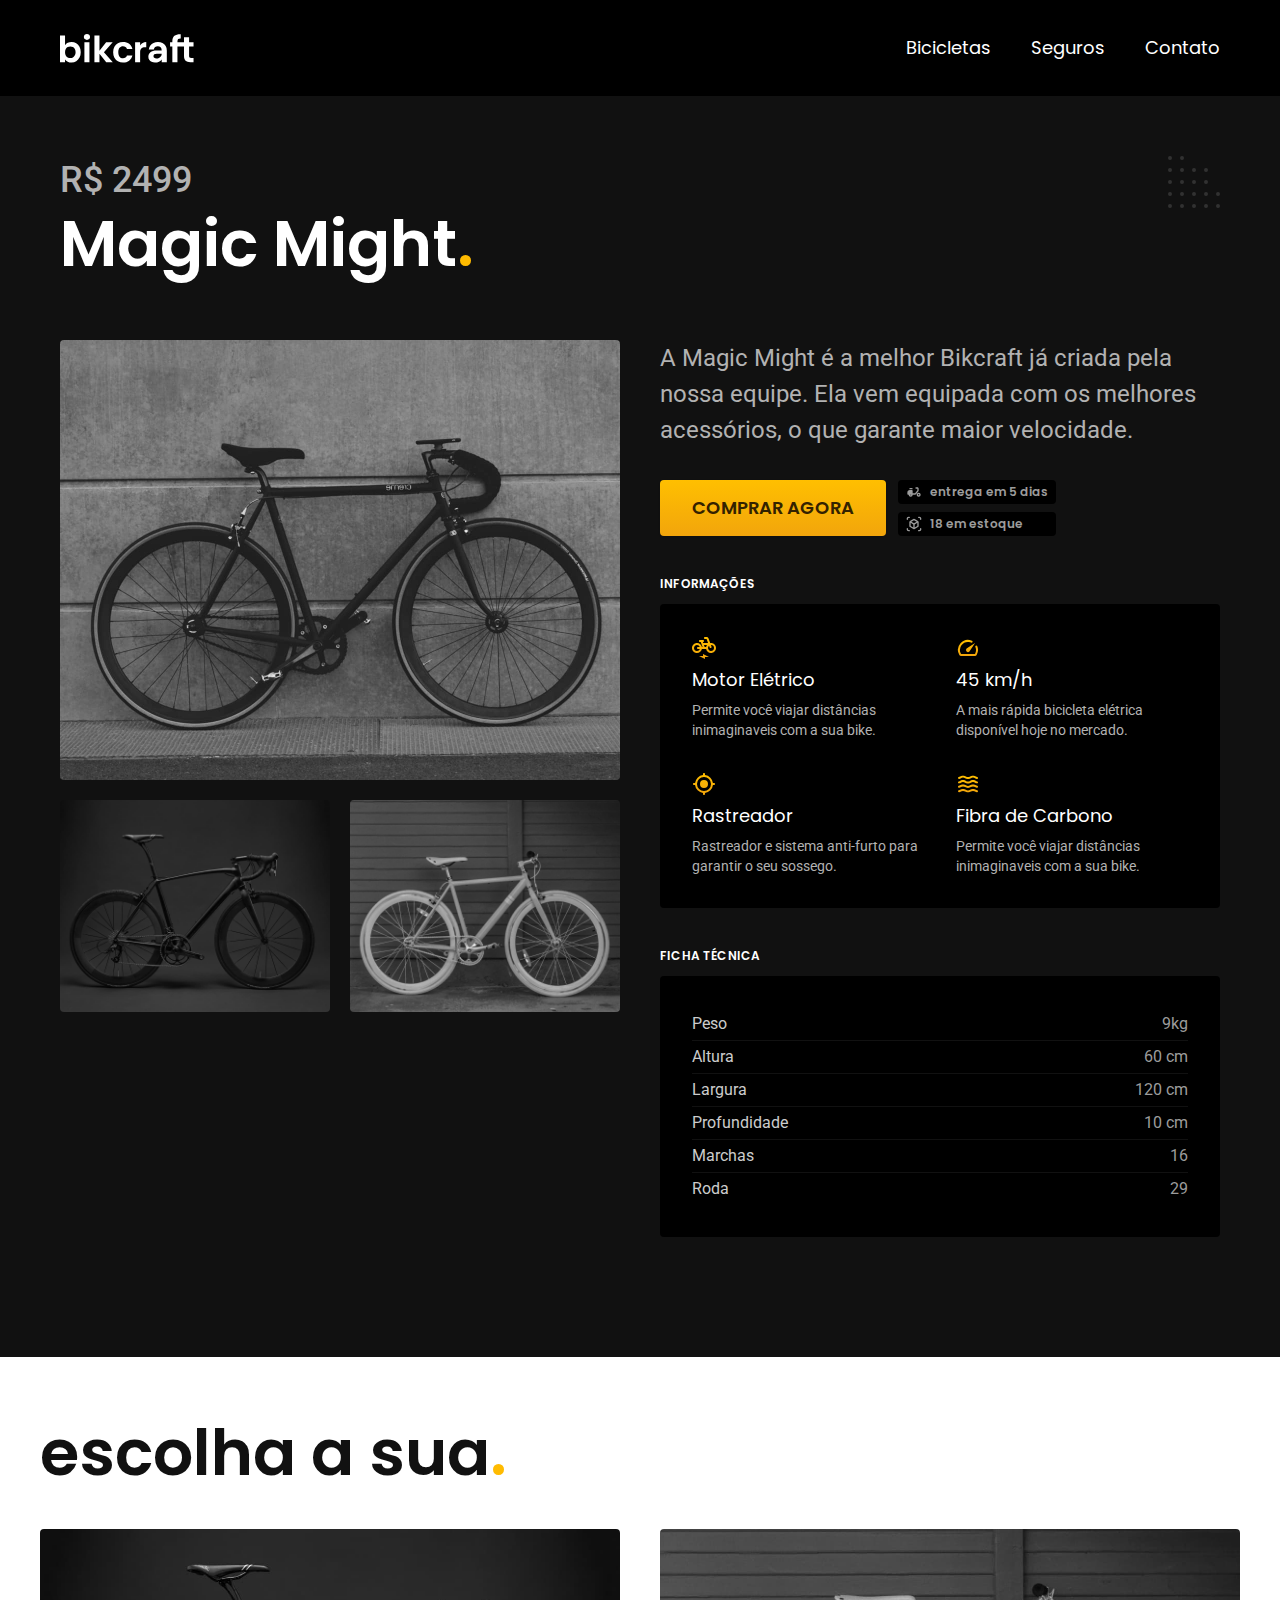
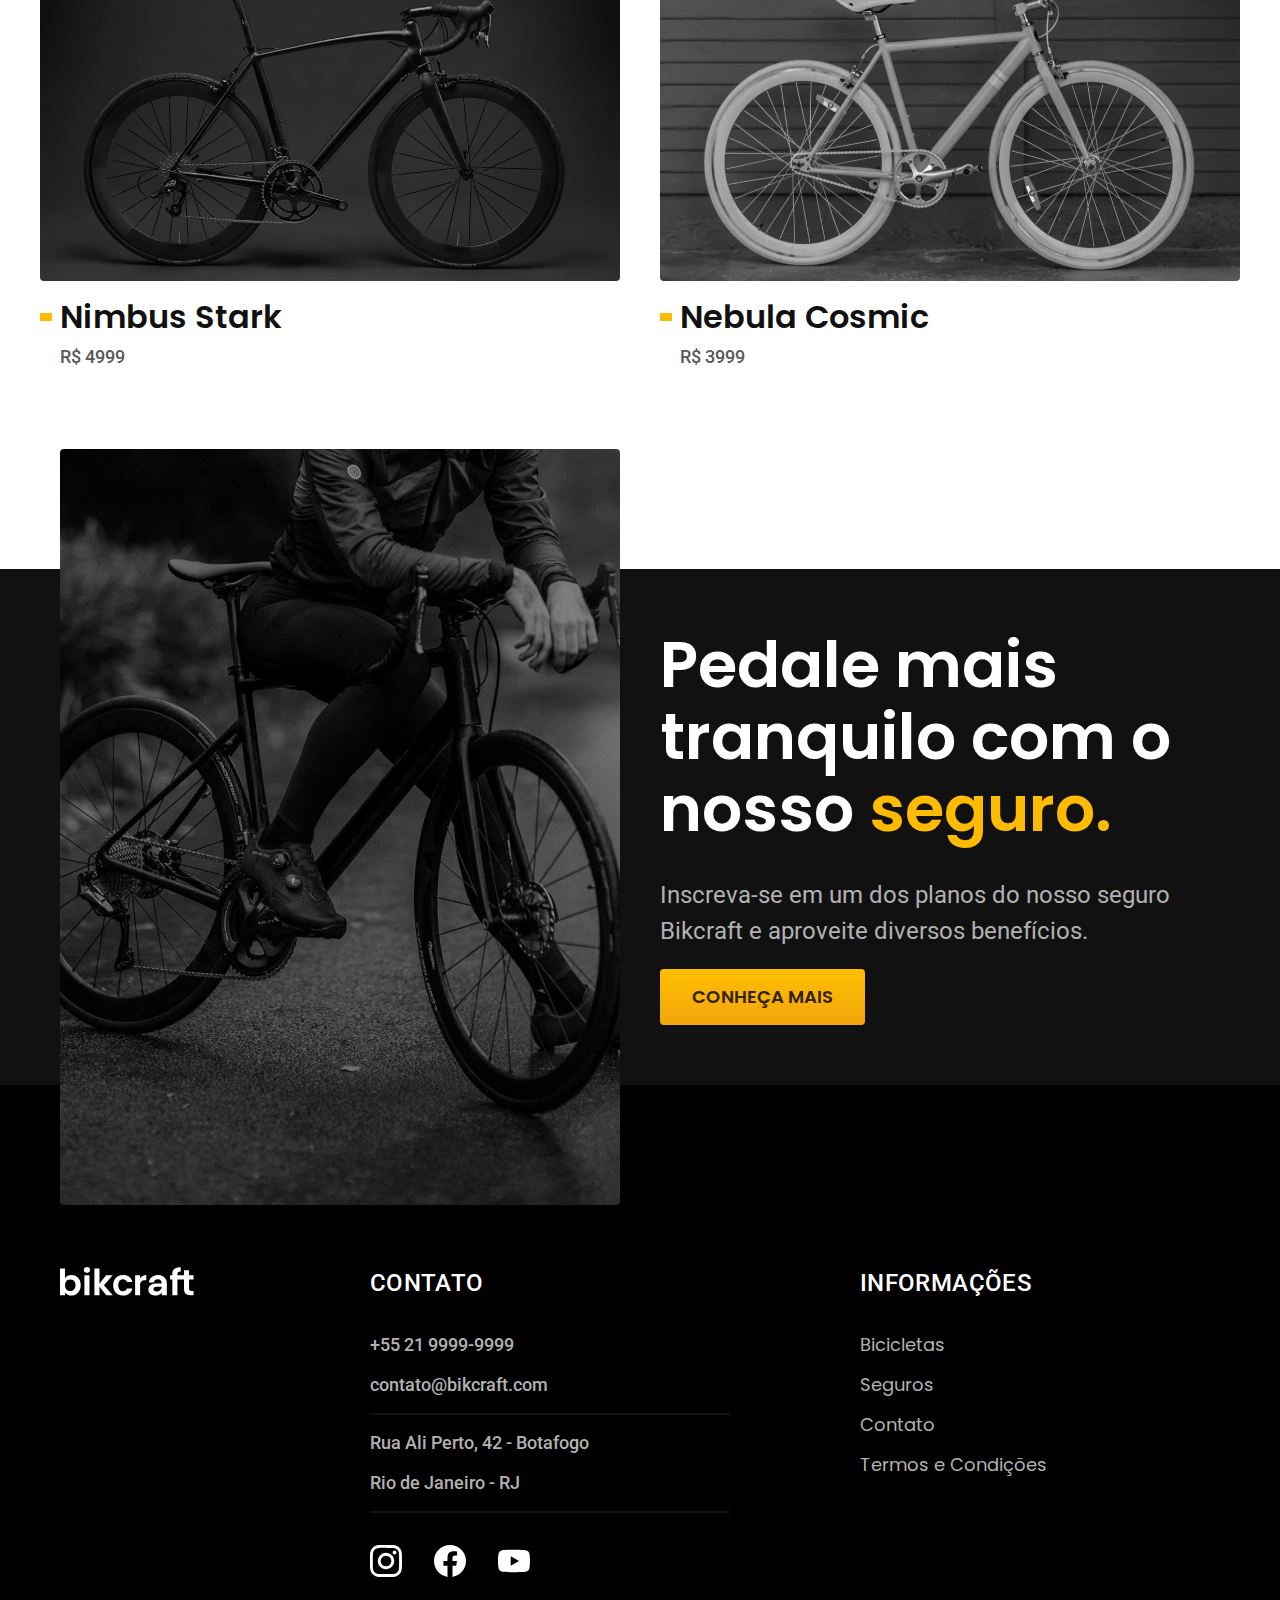
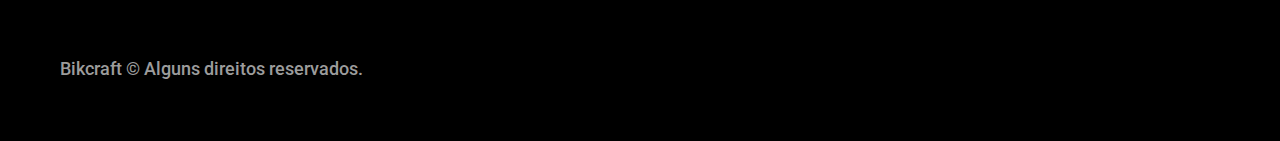
<file: bicicletas/magic.html>
<!DOCTYPE html>
<html lang="pt-br">

<head>
  <meta charset="UTF-8">
  <meta name="viewport" content="width=device-width, initial-scale=1.0">
  <meta name="description" content="Termos e Condições">
  <title>Magic | Bikcraft</title>

  <link rel="icon" href="../favicon.svg" type="image/svg+xml">
  <link rel="preload" href="../css/style.min.css" as="style">
  <link rel="stylesheet" href="../css/style.min.css">

  <link rel="preconnect" href="https://fonts.googleapis.com">
  <link rel="preconnect" href="https://fonts.gstatic.com" crossorigin>
  <link href="https://fonts.googleapis.com/css2?family=Poppins:wght@400;600&family=Roboto:ital,wght@0,100..900;1,100..900&family=Merriweather:ital,opsz,wght@1,18..144,900&display=swap" rel="stylesheet">
  <script>document.documentElement.classList.add('js')</script>
</head>

<body id="bicicleta">
  <header class="header-bg">
    <div class=" container header">
      <a href="../">
        <img src="../img/bikcraft.svg" width="136" height="32" alt="Bikcraft">
      </a>

      <nav aria-label="primaria">
        <ul class="header-menu font-1-m cor-0">
          <li><a href="../bicicletas.html">Bicicletas</a></li>
          <li><a href="../seguros.html">Seguros</a></li>
          <li><a href="../contato.html">Contato</a></li>
        </ul>
      </nav>
    </div>
  </header>

  <main class="titulo-bg">
    <div>
      <div class="titulo container">
        <p class="font-2-xl cor-5">R$ 2499</p>
        <h1 class="font-1-xxl cor-0">Magic Might<span class="cor-p1">.</span></h1>
      </div>
    </div>

    <div class="bicicleta container">
      <div class="bicicleta-imagens">
        <img src="../img/bicicleta/nimbus2.jpg" width="1280" height="880" alt="">
        <img src="../img/bicicleta/nimbus1.jpg" width="1280" height="880" alt="">
        <img src="../img/bicicleta/nimbus3.jpg" width="1280" height="880" alt="">
      </div>
      <div class="bicicleta-conteudo">
        <p class="font-2-l cor-5">A Magic Might é a melhor Bikcraft já criada pela nossa equipe. Ela vem equipada com os melhores acessórios, o que garante maior velocidade.</p>
        <div class="bicicleta-comprar">
          <a class="botao" href="../orcamento.html?tipo=bikcraft&produto=magic">Comprar Agora</a>
          <span class="font-1-xs cor-6"><img src="../img/icones/entrega.svg" width="16" height="16" alt="">entrega em 5 dias</span>
          <span class="font-1-xs cor-6"><img src="../img/icones/estoque.svg" width="16" height="16" alt="">18 em estoque</span>
        </div>

        <h2 class="font-1-xs cor-0">Informações</h2>
        <ul class="bicicleta-informacoes">
          <li>
            <img src="../img/icones/eletrica.svg" width="32" height="32" alt="">
            <h3 class="font-1-m cor-0">Motor Elétrico</h3>
            <p class="font-2-xs cor-5">Permite você viajar distâncias inimaginaveis com a sua bike.</p>
          </li>
          <li>
            <img src="../img/icones/velocidade.svg" width="32" height="32" alt="">
            <h3 class="font-1-m cor-0">45 km/h</h3>
            <p class="font-2-xs cor-5">A mais rápida bicicleta elétrica disponível hoje no mercado.</p>
          </li>
          <li>
            <img src="../img/icones/rastreador.svg" width="32" height="32" alt="">
            <h3 class="font-1-m cor-0">Rastreador</h3>
            <p class="font-2-xs cor-5">Rastreador e sistema anti-furto para garantir o seu sossego.</p>
          </li>
          <li>
            <img src="../img/icones/carbono.svg" width="32" height="32" alt="">
            <h3 class="font-1-m cor-0">Fibra de Carbono</h3>
            <p class="font-2-xs cor-5">Permite você viajar distâncias inimaginaveis com a sua bike.</p>
          </li>
        </ul>
        <h2 class="font-1-xs cor-0">Ficha Técnica</h2>
        <ul class="font-2-s cor-4 bicicleta-ficha">
          <li>Peso <span>9kg</span></li>
          <li>Altura <span>60 cm</span></li>
          <li>Largura <span>120 cm</span></li>
          <li>Profundidade <span>10 cm</span></li>
          <li>Marchas <span>16</span></li>
          <li>Roda <span>29</span></li>
        </ul>
      </div>
    </div>
  </main>

  <article class=" container bicicletas-lista">
    <h2 class="font-1-xxl">escolha a sua<span class="cor-p1">.</span></h2>

    <ul>
      <li>
        <a href="./nimbus.html">
          <img src="../img/bicicletas/nimbus.jpg" width="1280" height="680" alt="Bicicleta Preta">
          <h3 class="font-1-xl">Nimbus Stark</h3>
          <span class="font-2-m cor-8">R$ 4999</span>
        </a>
      </li>
      <li>
        <a href="./nebula.html">
          <img src="../img/bicicletas/nebula.jpg" width="1280" height="680" alt="Bicicleta Preta">
          <h3 class="font-1-xl">Nebula Cosmic</h3>
          <span class="font-2-m cor-8">R$ 3999</span>
        </a>
      </li>
    </ul>
  </article>

  <article class="seguro-bg">
    <div class="seguro container">
      <div class="seguro-imagem">
        <img src="../img/fotos/seguros.jpg" width="1360" height="1512" alt="Pessoa parada em cima de uma Bikcraft.">
      </div>
      <div class="seguro-conteudo">
        <h2 class="font-1-xxl cor-0">Pedale mais tranquilo com o nosso <span class="cor-p1">seguro.</span></h2>
        <p class="font-2-l cor-5">Inscreva-se em um dos planos do nosso seguro Bikcraft e aproveite diversos benefícios.</p>
        <a class="botao" href="../seguros.html">Conheça Mais</a>
      </div>
    </div>
  </article>

  <footer class="footer-bg">
    <div class="footer container">
      <img src="../img/bikcraft.svg" width="136" height="32" alt="Bikcraft">
      <div class="footer-contato">
        <h3 class="font-2-l-b cor-0">Contato</h3>
        <ul class="font-2-m cor-5">
          <li><a href="tel:+552199999999">+55 21 9999-9999</a></li>
          <li><a href="mailto:contato@bikcraft.com">contato@bikcraft.com</a></li>
          <li>Rua Ali Perto, 42 - Botafogo</li>
          <li>Rio de Janeiro - RJ</li>
        </ul>
        <div class="footer-redes">
          <a href="../">
            <img src="../img/redes/instagram.svg" width="32" height="32" alt="Instagram">
          </a>
          <a href="../">
            <img src="../img/redes/facebook.svg" width="32" height="32" alt="Facebook">
          </a>
          <a href="../">
            <img src="../img/redes/youtube.svg" width="32" height="32" alt="Youtube">
          </a>
        </div>
      </div>
      <div class="footer-informacoes">
        <h3 class="font-2-l-b cor-0">Informações</h3>
        <nav>
          <ul class="font-1-m cor-5">
            <li><a href="../bicicletas.html">Bicicletas</a></li>
            <li><a href="../seguros.html">Seguros</a></li>
            <li><a href="../contato.html">Contato</a></li>
            <li><a href="../termos.html">Termos e Condições</a></li>
          </ul>
        </nav>
      </div>
      <p class=" footer-copy font-2-m cor-6">Bikcraft © Alguns direitos reservados.</p>
    </div>
  </footer>
  <script src="../js/script.js"></script>
</body>

</html>
</file>
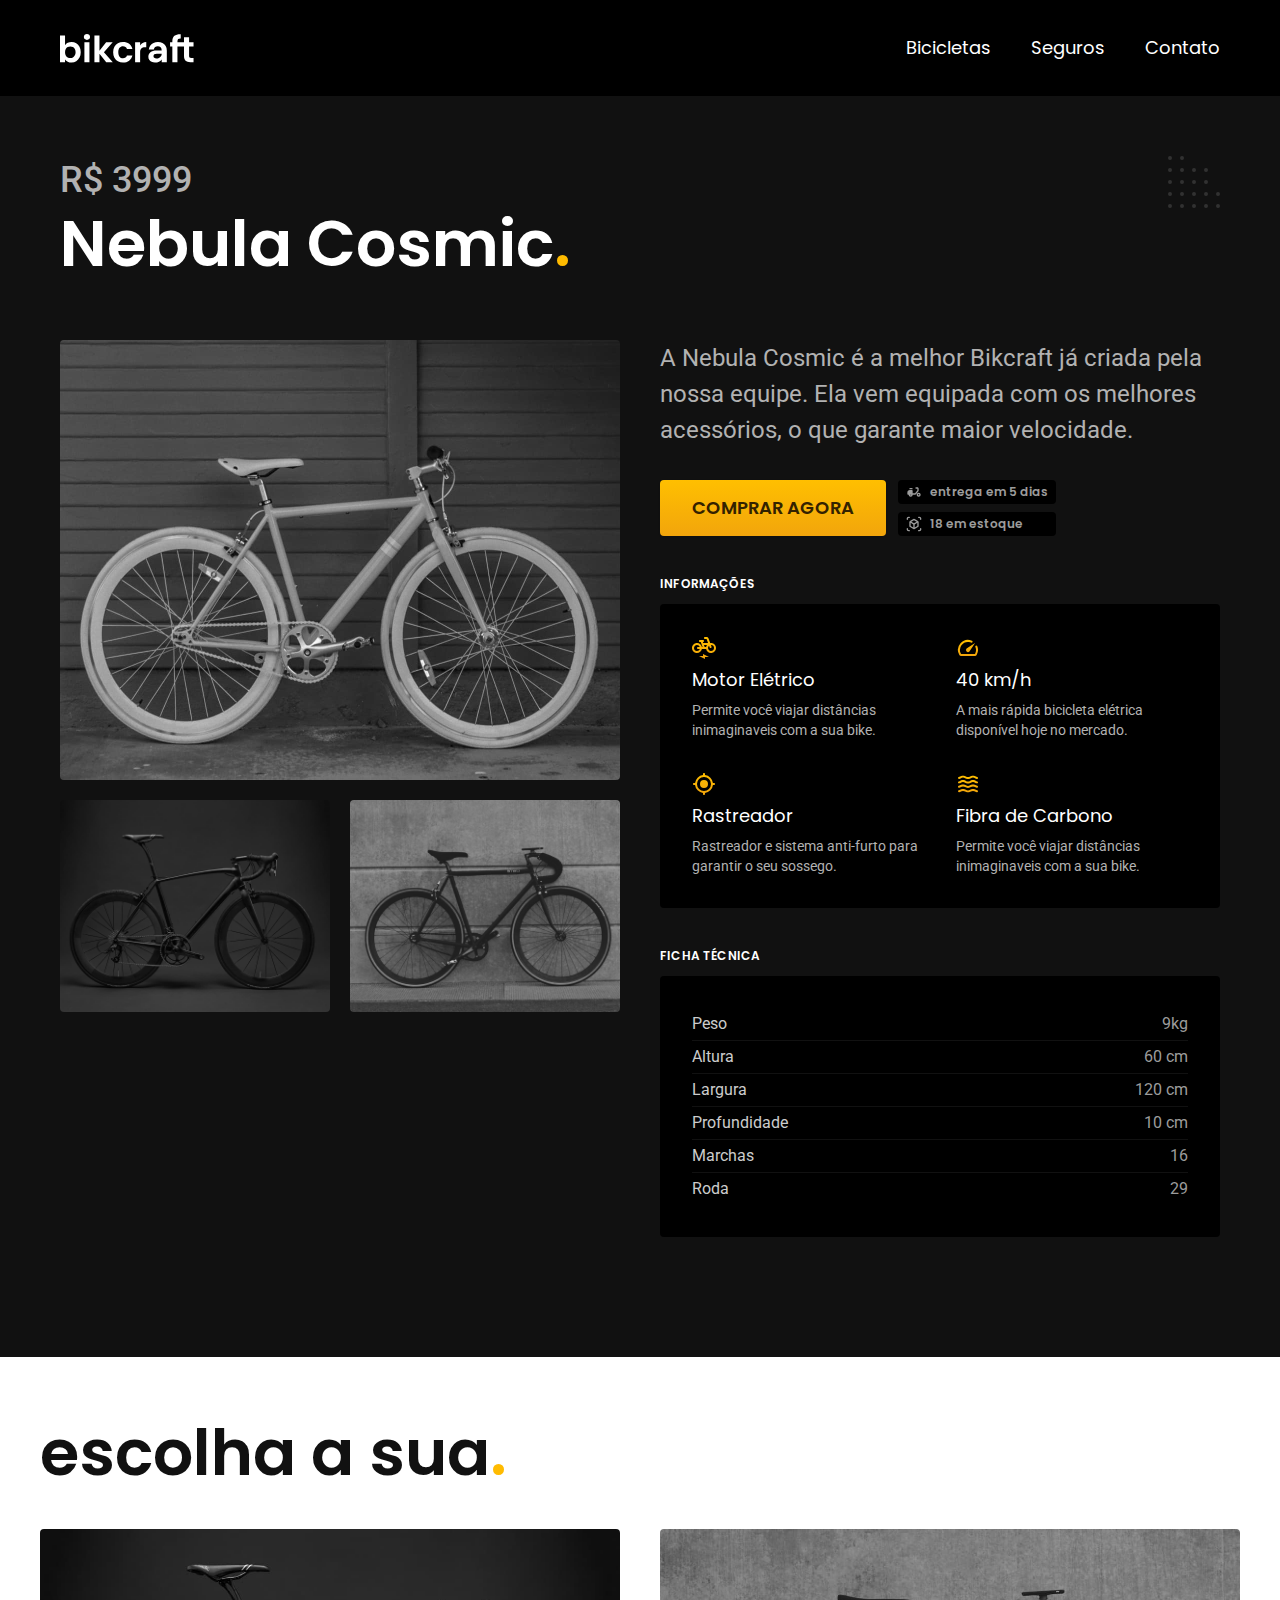
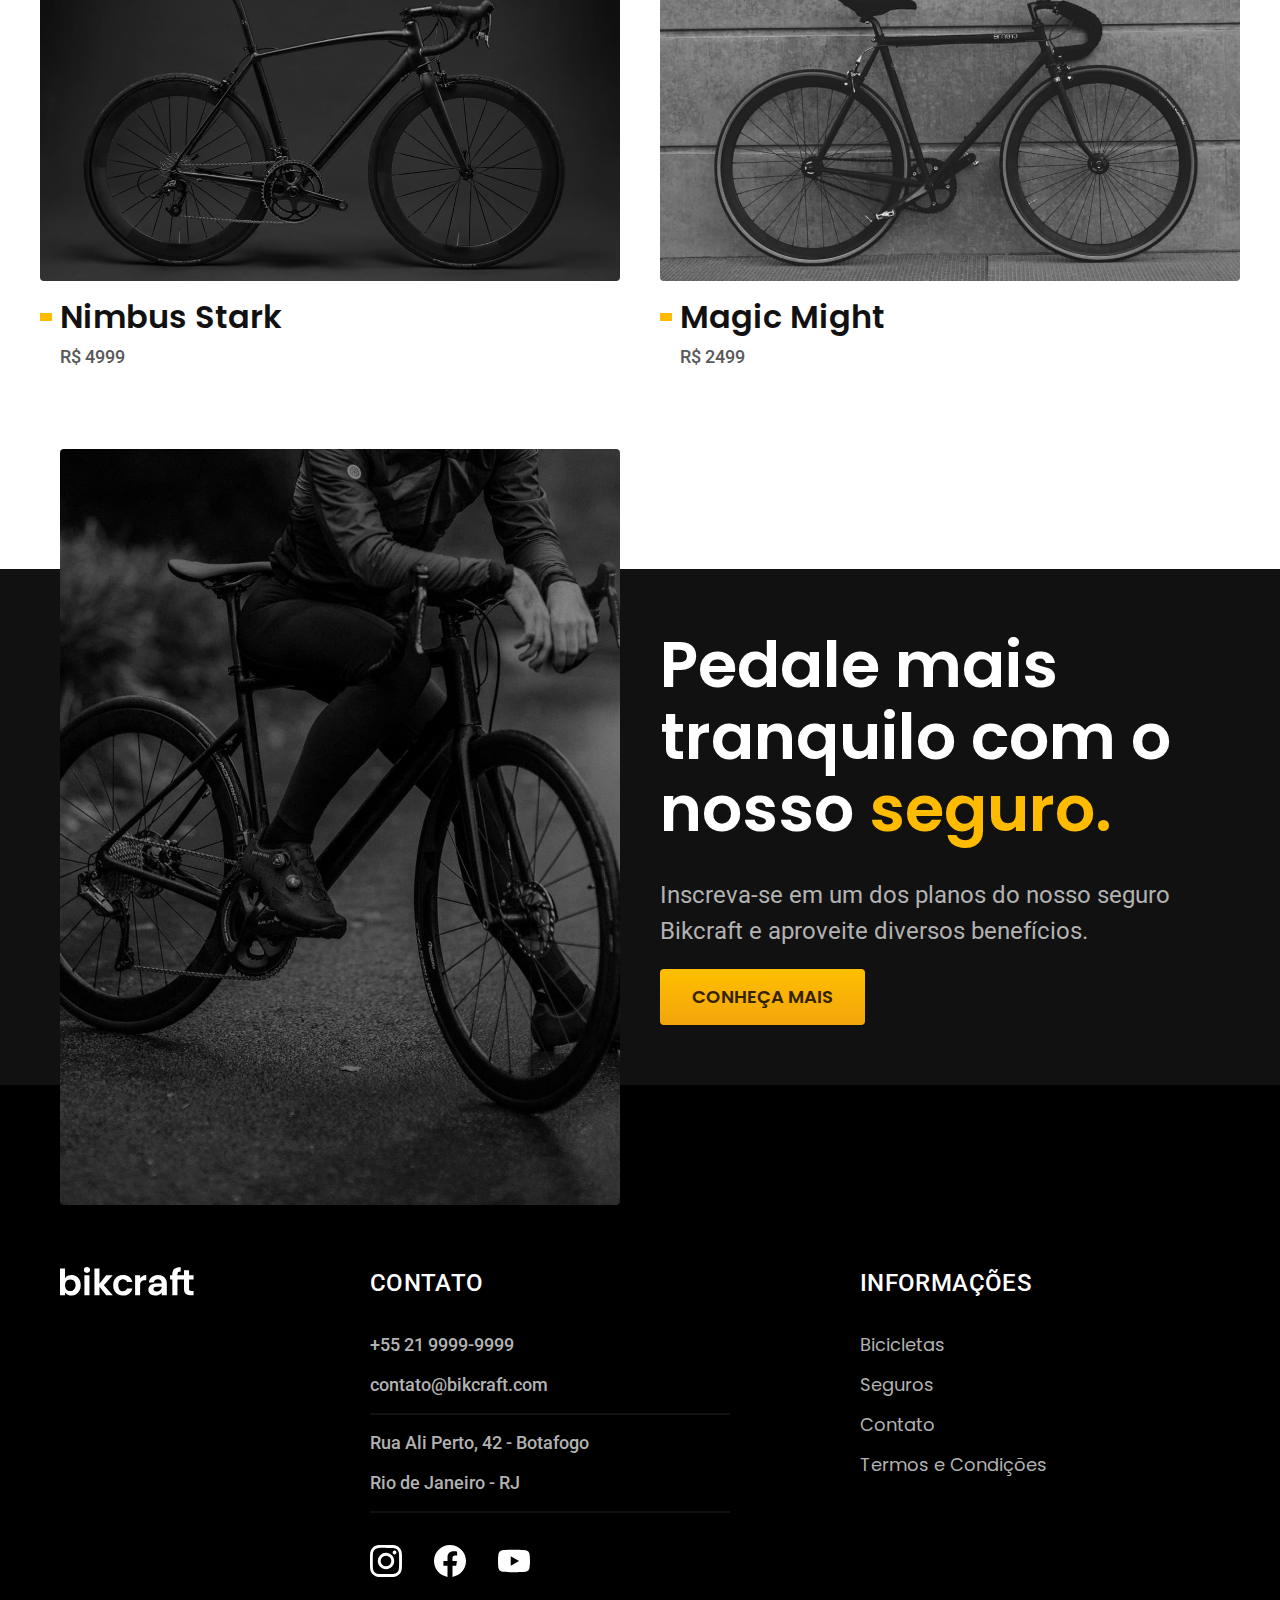
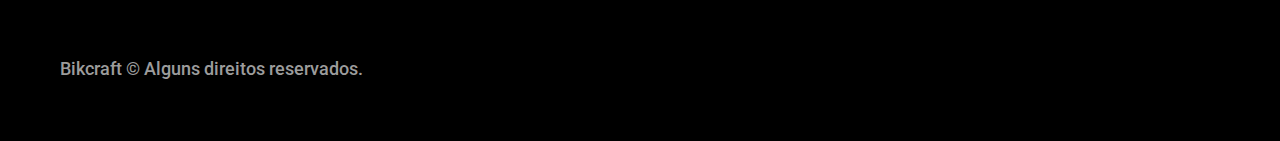
<file: bicicletas/nebula.html>
<!DOCTYPE html>
<html lang="pt-br">

<head>
  <meta charset="UTF-8">
  <meta name="viewport" content="width=device-width, initial-scale=1.0">
  <meta name="description" content="Termos e Condições">
  <title>Nebula | Bikcraft</title>

  <link rel="icon" href="../favicon.svg" type="image/svg+xml">
  <link rel="preload" href="../css/style.min.css" as="style">
  <link rel="stylesheet" href="../css/style.min.css">

  <link rel="preconnect" href="https://fonts.googleapis.com">
  <link rel="preconnect" href="https://fonts.gstatic.com" crossorigin>
  <link href="https://fonts.googleapis.com/css2?family=Poppins:wght@400;600&family=Roboto:ital,wght@0,100..900;1,100..900&family=Merriweather:ital,opsz,wght@1,18..144,900&display=swap" rel="stylesheet">
  <script>document.documentElement.classList.add('js')</script>
</head>

<body id="bicicleta">
  <header class="header-bg">
    <div class=" container header">
      <a href="../">
        <img src="../img/bikcraft.svg" width="136" height="32" alt="Bikcraft">
      </a>

      <nav aria-label="primaria">
        <ul class="header-menu font-1-m cor-0">
          <li><a href="../bicicletas.html">Bicicletas</a></li>
          <li><a href="../seguros.html">Seguros</a></li>
          <li><a href="../contato.html">Contato</a></li>
        </ul>
      </nav>
    </div>
  </header>

  <main class="titulo-bg">
    <div>
      <div class="titulo container">
        <p class="font-2-xl cor-5">R$ 3999</p>
        <h1 class="font-1-xxl cor-0">Nebula Cosmic<span class="cor-p1">.</span></h1>
      </div>
    </div>

    <div class="bicicleta container">
      <div class="bicicleta-imagens">
        <img src="../img/bicicleta/nimbus3.jpg" width="1280" height="880" alt="">
        <img src="../img/bicicleta/nimbus1.jpg" width="1280" height="880" alt="">
        <img src="../img/bicicleta/nimbus2.jpg" width="1280" height="880" alt="">
      </div>
      <div class="bicicleta-conteudo">
        <p class="font-2-l cor-5">A Nebula Cosmic é a melhor Bikcraft já criada pela nossa equipe. Ela vem equipada com os melhores acessórios, o que garante maior velocidade.</p>
        <div class="bicicleta-comprar">
          <a class="botao" href="../orcamento.html?tipo=bikcraft&produto=nebula">Comprar Agora</a>
          <span class="font-1-xs cor-6"><img src="../img/icones/entrega.svg" width="16" height="16" alt="">entrega em 5 dias</span>
          <span class="font-1-xs cor-6"><img src="../img/icones/estoque.svg" width="16" height="16" alt="">18 em estoque</span>
        </div>

        <h2 class="font-1-xs cor-0">Informações</h2>
        <ul class="bicicleta-informacoes">
          <li>
            <img src="../img/icones/eletrica.svg" width="32" height="32" alt="">
            <h3 class="font-1-m cor-0">Motor Elétrico</h3>
            <p class="font-2-xs cor-5">Permite você viajar distâncias inimaginaveis com a sua bike.</p>
          </li>
          <li>
            <img src="../img/icones/velocidade.svg" width="32" height="32" alt="">
            <h3 class="font-1-m cor-0">40 km/h</h3>
            <p class="font-2-xs cor-5">A mais rápida bicicleta elétrica disponível hoje no mercado.</p>
          </li>
          <li>
            <img src="../img/icones/rastreador.svg" width="32" height="32" alt="">
            <h3 class="font-1-m cor-0">Rastreador</h3>
            <p class="font-2-xs cor-5">Rastreador e sistema anti-furto para garantir o seu sossego.</p>
          </li>
          <li>
            <img src="../img/icones/carbono.svg" width="32" height="32" alt="">
            <h3 class="font-1-m cor-0">Fibra de Carbono</h3>
            <p class="font-2-xs cor-5">Permite você viajar distâncias inimaginaveis com a sua bike.</p>
          </li>
        </ul>
        <h2 class="font-1-xs cor-0">Ficha Técnica</h2>
        <ul class="font-2-s cor-4 bicicleta-ficha">
          <li>Peso <span>9kg</span></li>
          <li>Altura <span>60 cm</span></li>
          <li>Largura <span>120 cm</span></li>
          <li>Profundidade <span>10 cm</span></li>
          <li>Marchas <span>16</span></li>
          <li>Roda <span>29</span></li>
        </ul>
      </div>
    </div>
  </main>

  <article class=" container bicicletas-lista">
    <h2 class="font-1-xxl">escolha a sua<span class="cor-p1">.</span></h2>

    <ul>
      <li>
        <a href="./nimbus.html">
          <img src="../img/bicicletas/nimbus.jpg" width="1280" height="680" alt="Bicicleta Preta">
          <h3 class="font-1-xl">Nimbus Stark</h3>
          <span class="font-2-m cor-8">R$ 4999</span>
        </a>
      </li>
      <li>
        <a href="./magic.html">
          <img src="../img/bicicletas/magic.jpg" width="1280" height="680" alt="Bicicleta Preta">
          <h3 class="font-1-xl">Magic Might</h3>
          <span class="font-2-m cor-8">R$ 2499</span>
        </a>
      </li>
    </ul>
  </article>

  <article class="seguro-bg">
    <div class="seguro container">
      <div class="seguro-imagem">
        <img src="../img/fotos/seguros.jpg" width="1360" height="1512" alt="Pessoa parada em cima de uma Bikcraft.">
      </div>
      <div class="seguro-conteudo">
        <h2 class="font-1-xxl cor-0">Pedale mais tranquilo com o nosso <span class="cor-p1">seguro.</span></h2>
        <p class="font-2-l cor-5">Inscreva-se em um dos planos do nosso seguro Bikcraft e aproveite diversos benefícios.</p>
        <a class="botao" href="../seguros.html">Conheça Mais</a>
      </div>
    </div>
  </article>

  <footer class="footer-bg">
    <div class="footer container">
      <img src="../img/bikcraft.svg" width="136" height="32" alt="Bikcraft">
      <div class="footer-contato">
        <h3 class="font-2-l-b cor-0">Contato</h3>
        <ul class="font-2-m cor-5">
          <li><a href="tel:+552199999999">+55 21 9999-9999</a></li>
          <li><a href="mailto:contato@bikcraft.com">contato@bikcraft.com</a></li>
          <li>Rua Ali Perto, 42 - Botafogo</li>
          <li>Rio de Janeiro - RJ</li>
        </ul>
        <div class="footer-redes">
          <a href="../">
            <img src="../img/redes/instagram.svg" width="32" height="32" alt="Instagram">
          </a>
          <a href="../">
            <img src="../img/redes/facebook.svg" width="32" height="32" alt="Facebook">
          </a>
          <a href="../">
            <img src="../img/redes/youtube.svg" width="32" height="32" alt="Youtube">
          </a>
        </div>
      </div>
      <div class="footer-informacoes">
        <h3 class="font-2-l-b cor-0">Informações</h3>
        <nav>
          <ul class="font-1-m cor-5">
            <li><a href="../bicicletas.html">Bicicletas</a></li>
            <li><a href="../seguros.html">Seguros</a></li>
            <li><a href="../contato.html">Contato</a></li>
            <li><a href="../termos.html">Termos e Condições</a></li>
          </ul>
        </nav>
      </div>
      <p class=" footer-copy font-2-m cor-6">Bikcraft © Alguns direitos reservados.</p>
    </div>
  </footer>
  <script src="../js/script.js"></script>
</body>

</html>
</file>
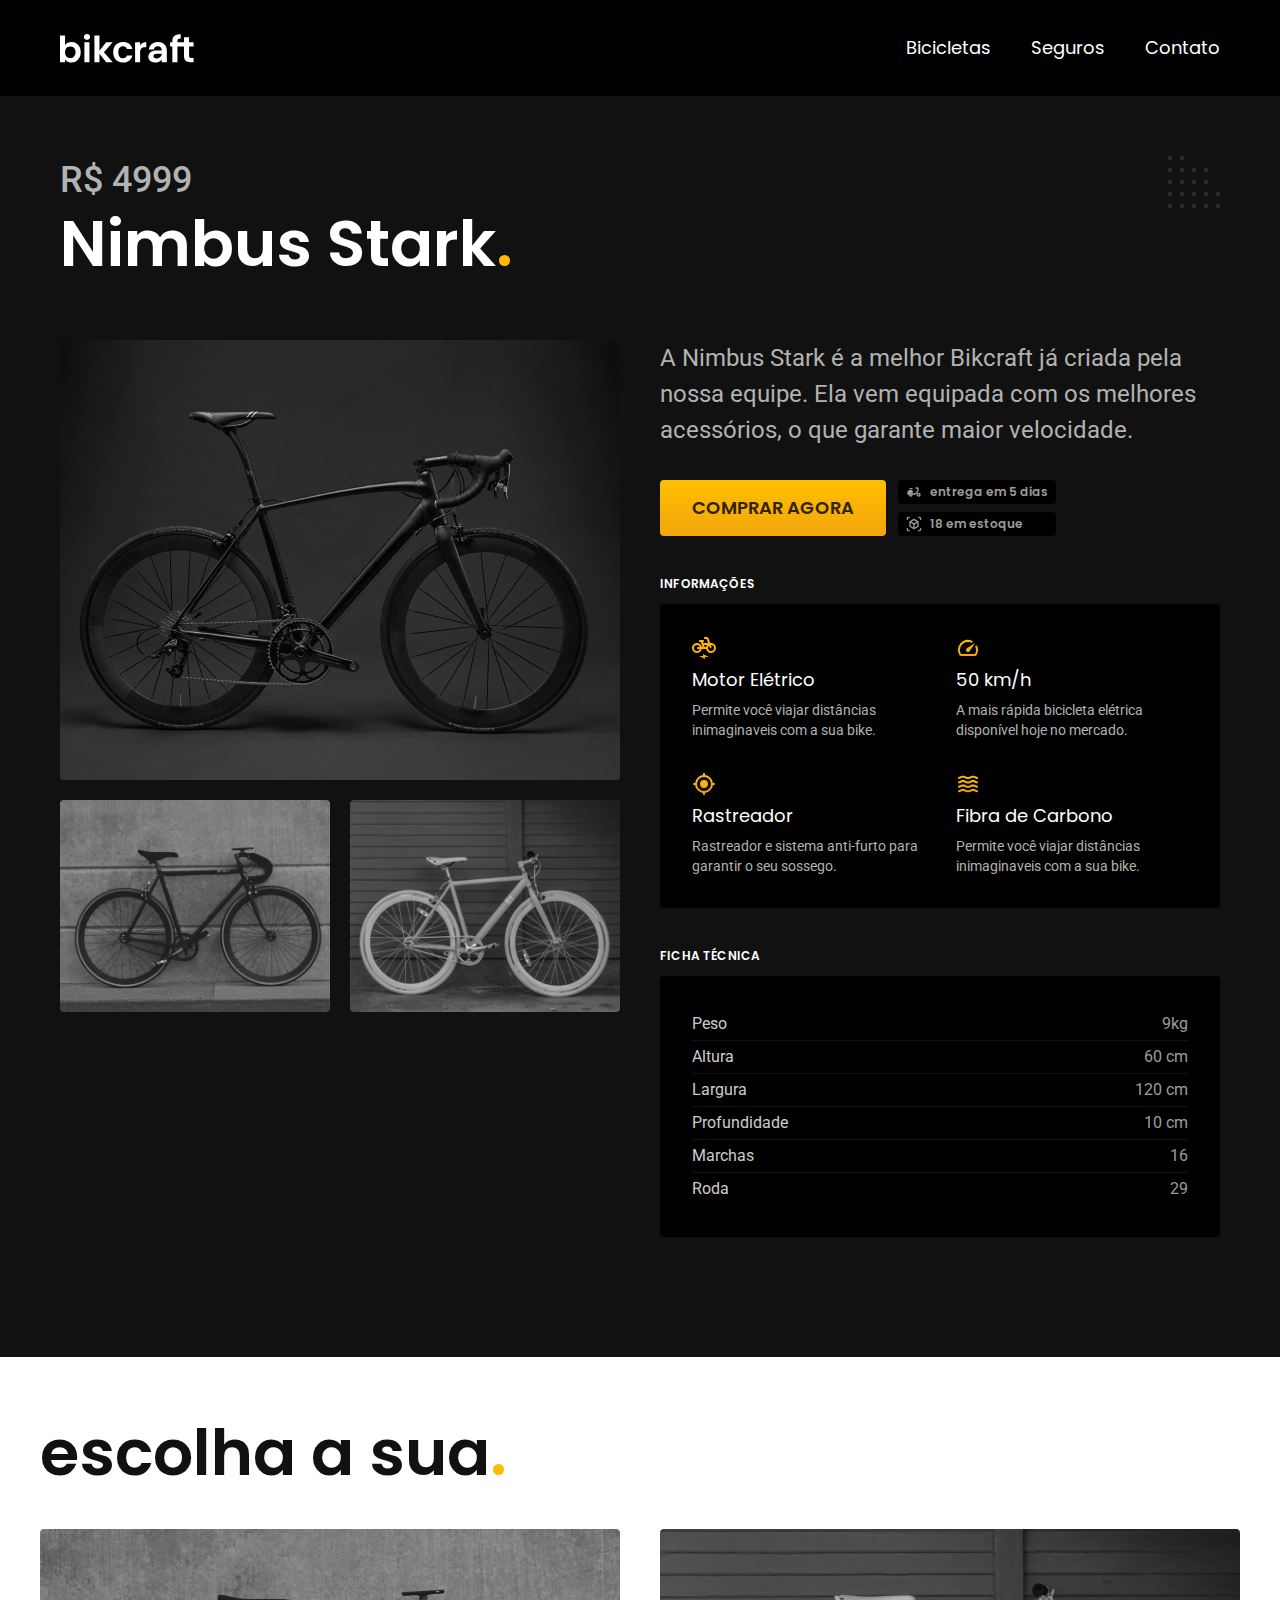
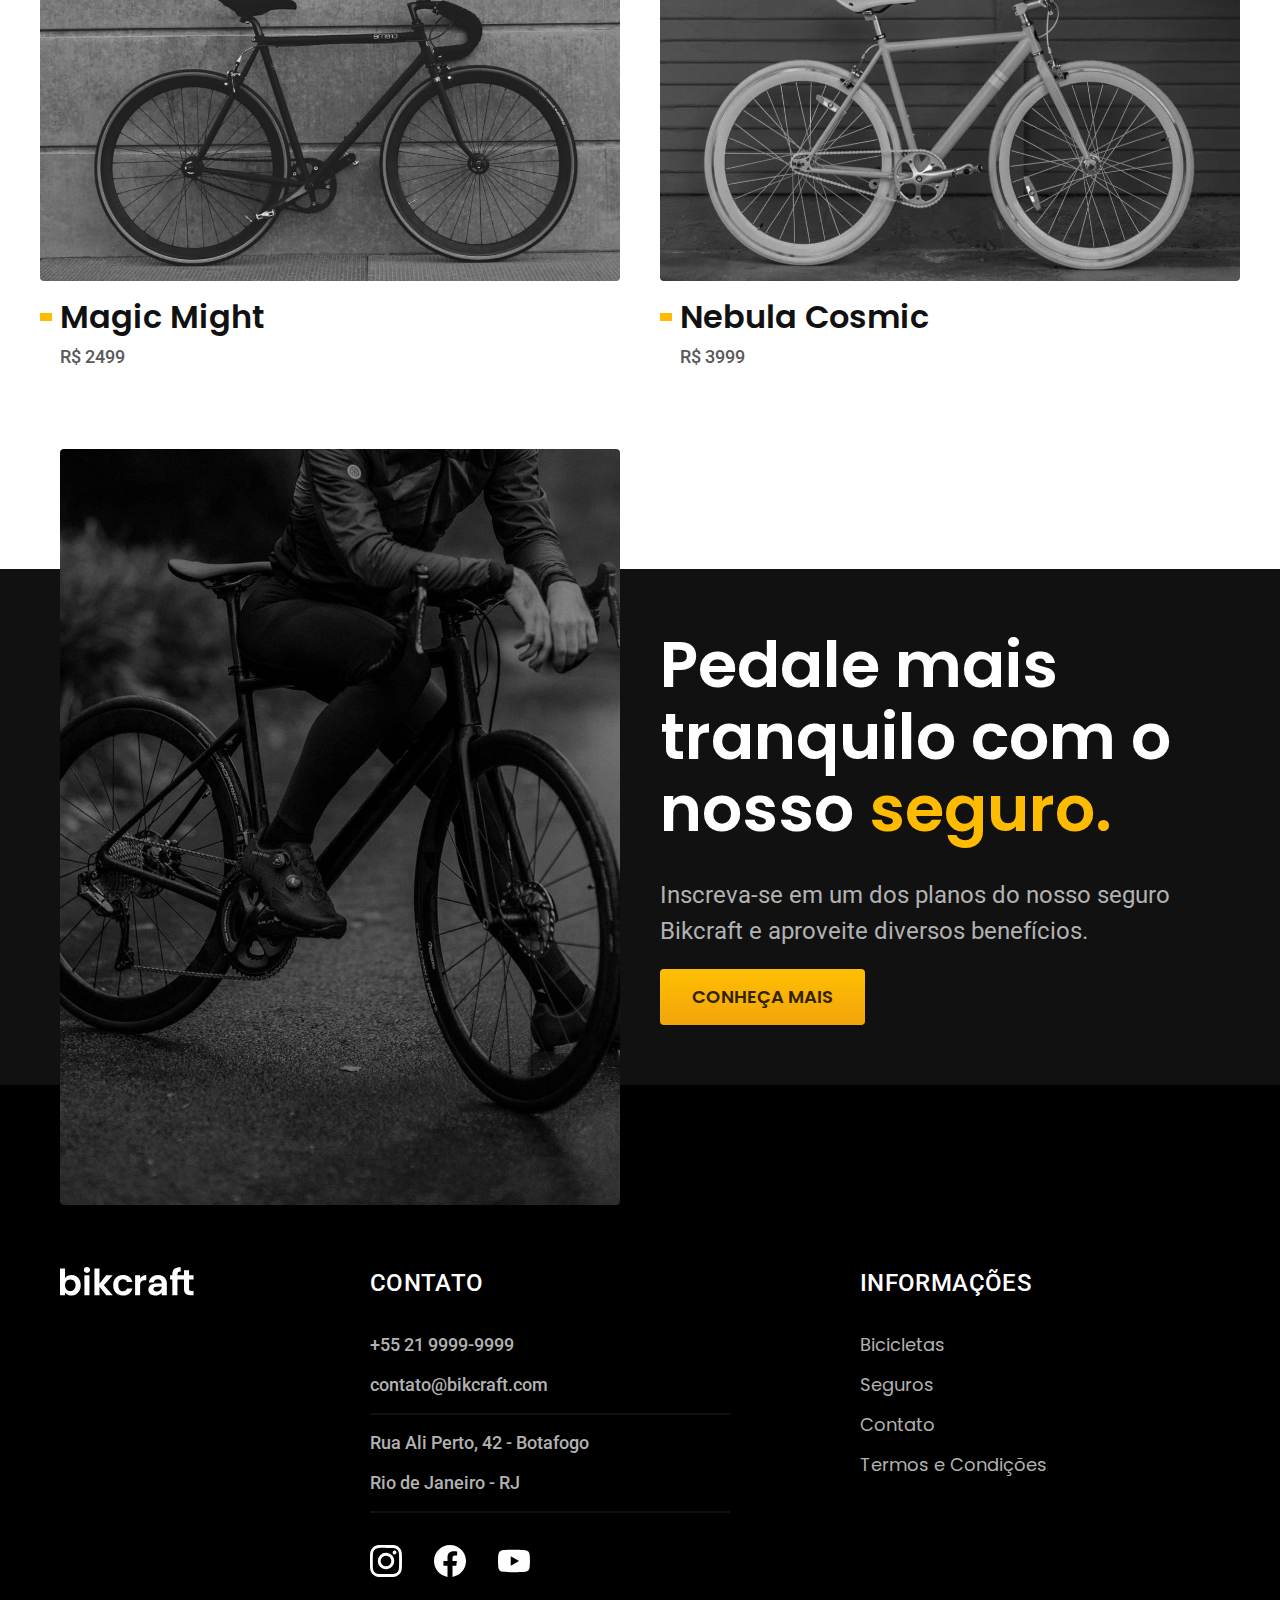
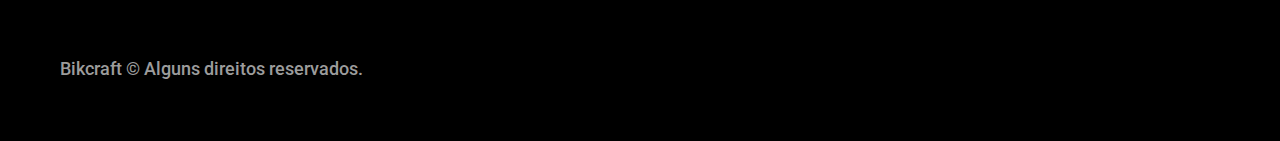
<file: bicicletas/nimbus.html>
<!DOCTYPE html>
<html lang="pt-br">

<head>
  <meta charset="UTF-8">
  <meta name="viewport" content="width=device-width, initial-scale=1.0">
  <meta name="description" content="Termos e Condições">
  <title>Nimbus | Bikcraft</title>

  <link rel="icon" href="../favicon.svg" type="image/svg+xml">
  <link rel="preload" href="../css/style.min.css" as="style">
  <link rel="stylesheet" href="../css/style.min.css">

  <link rel="preconnect" href="https://fonts.googleapis.com">
  <link rel="preconnect" href="https://fonts.gstatic.com" crossorigin>
  <link href="https://fonts.googleapis.com/css2?family=Poppins:wght@400;600&family=Roboto:ital,wght@0,100..900;1,100..900&family=Merriweather:ital,opsz,wght@1,18..144,900&display=swap" rel="stylesheet">
  <script>document.documentElement.classList.add('js')</script>
</head>

<body id="bicicleta">
  <header class="header-bg">
    <div class=" container header">
      <a href="../">
        <img src="../img/bikcraft.svg" width="136" height="32" alt="Bikcraft">
      </a>

      <nav aria-label="primaria">
        <ul class="header-menu font-1-m cor-0">
          <li><a href="../bicicletas.html">Bicicletas</a></li>
          <li><a href="../seguros.html">Seguros</a></li>
          <li><a href="../contato.html">Contato</a></li>
        </ul>
      </nav>
    </div>
  </header>

  <main class="titulo-bg">
    <div>
      <div class="titulo container">
        <p class="font-2-xl cor-5">R$ 4999</p>
        <h1 class="font-1-xxl cor-0">Nimbus Stark<span class="cor-p1">.</span></h1>
      </div>
    </div>

    <div class="bicicleta container">
      <div class="bicicleta-imagens">
        <img src="../img/bicicleta/nimbus1.jpg" width="1280" height="880" alt="">
        <img src="../img/bicicleta/nimbus2.jpg" width="1280" height="880" alt="">
        <img src="../img/bicicleta/nimbus3.jpg" width="1280" height="880" alt="">
      </div>
      <div class="bicicleta-conteudo">
        <p class="font-2-l cor-5">A Nimbus Stark é a melhor Bikcraft já criada pela nossa equipe. Ela vem equipada com os melhores acessórios, o que garante maior velocidade.</p>
        <div class="bicicleta-comprar">
          <a class="botao" href="../orcamento.html?tipo=bikcraft&produto=nimbus">Comprar Agora</a>
          <span class="font-1-xs cor-6"><img src="../img/icones/entrega.svg" width="16" height="16" alt="">entrega em 5 dias</span>
          <span class="font-1-xs cor-6"><img src="../img/icones/estoque.svg" width="16" height="16" alt="">18 em estoque</span>
        </div>

        <h2 class="font-1-xs cor-0">Informações</h2>
        <ul class="bicicleta-informacoes">
          <li>
            <img src="../img/icones/eletrica.svg" width="32" height="32" alt="">
            <h3 class="font-1-m cor-0">Motor Elétrico</h3>
            <p class="font-2-xs cor-5">Permite você viajar distâncias inimaginaveis com a sua bike.</p>
          </li>
          <li>
            <img src="../img/icones/velocidade.svg" width="32" height="32" alt="">
            <h3 class="font-1-m cor-0">50 km/h</h3>
            <p class="font-2-xs cor-5">A mais rápida bicicleta elétrica disponível hoje no mercado.</p>
          </li>
          <li>
            <img src="../img/icones/rastreador.svg" width="32" height="32" alt="">
            <h3 class="font-1-m cor-0">Rastreador</h3>
            <p class="font-2-xs cor-5">Rastreador e sistema anti-furto para garantir o seu sossego.</p>
          </li>
          <li>
            <img src="../img/icones/carbono.svg" width="32" height="32" alt="">
            <h3 class="font-1-m cor-0">Fibra de Carbono</h3>
            <p class="font-2-xs cor-5">Permite você viajar distâncias inimaginaveis com a sua bike.</p>
          </li>
        </ul>
        <h2 class="font-1-xs cor-0">Ficha Técnica</h2>
        <ul class="font-2-s cor-4 bicicleta-ficha">
          <li>Peso <span>9kg</span></li>
          <li>Altura <span>60 cm</span></li>
          <li>Largura <span>120 cm</span></li>
          <li>Profundidade <span>10 cm</span></li>
          <li>Marchas <span>16</span></li>
          <li>Roda <span>29</span></li>
        </ul>
      </div>
    </div>
  </main>

  <article class=" container bicicletas-lista">
    <h2 class="font-1-xxl">escolha a sua<span class="cor-p1">.</span></h2>

    <ul>
      <li>
        <a href="./magic.html">
          <img src="../img/bicicletas/magic.jpg" width="1280" height="680" alt="Bicicleta Preta">
          <h3 class="font-1-xl">Magic Might</h3>
          <span class="font-2-m cor-8">R$ 2499</span>
        </a>
      </li>
      <li>
        <a href="./nebula.html">
          <img src="../img/bicicletas/nebula.jpg" width="1280" height="680" alt="Bicicleta Preta">
          <h3 class="font-1-xl">Nebula Cosmic</h3>
          <span class="font-2-m cor-8">R$ 3999</span>
        </a>
      </li>
    </ul>
  </article>

  <article class="seguro-bg">
    <div class="seguro container">
      <div class="seguro-imagem">
        <img src="../img/fotos/seguros.jpg" width="1360" height="1512" alt="Pessoa parada em cima de uma Bikcraft.">
      </div>
      <div class="seguro-conteudo">
        <h2 class="font-1-xxl cor-0">Pedale mais tranquilo com o nosso <span class="cor-p1">seguro.</span></h2>
        <p class="font-2-l cor-5">Inscreva-se em um dos planos do nosso seguro Bikcraft e aproveite diversos benefícios.</p>
        <a class="botao" href="../seguros.html">Conheça Mais</a>
      </div>
    </div>
  </article>

  <footer class="footer-bg">
    <div class="footer container">
      <img src="../img/bikcraft.svg" width="136" height="32" alt="Bikcraft">
      <div class="footer-contato">
        <h3 class="font-2-l-b cor-0">Contato</h3>
        <ul class="font-2-m cor-5">
          <li><a href="tel:+552199999999">+55 21 9999-9999</a></li>
          <li><a href="mailto:contato@bikcraft.com">contato@bikcraft.com</a></li>
          <li>Rua Ali Perto, 42 - Botafogo</li>
          <li>Rio de Janeiro - RJ</li>
        </ul>
        <div class="footer-redes">
          <a href="../">
            <img src="../img/redes/instagram.svg" width="32" height="32" alt="Instagram">
          </a>
          <a href="../">
            <img src="../img/redes/facebook.svg" width="32" height="32" alt="Facebook">
          </a>
          <a href="../">
            <img src="../img/redes/youtube.svg" width="32" height="32" alt="Youtube">
          </a>
        </div>
      </div>
      <div class="footer-informacoes">
        <h3 class="font-2-l-b cor-0">Informações</h3>
        <nav>
          <ul class="font-1-m cor-5">
            <li><a href="../bicicletas.html">Bicicletas</a></li>
            <li><a href="../seguros.html">Seguros</a></li>
            <li><a href="../contato.html">Contato</a></li>
            <li><a href="../termos.html">Termos e Condições</a></li>
          </ul>
        </nav>
      </div>
      <p class=" footer-copy font-2-m cor-6">Bikcraft © Alguns direitos reservados.</p>
    </div>
  </footer>
  <script src="../js/script.js"></script>
</body>

</html>
</file>
<file: css/style.min.css>
body{margin:0;font-family:Arial,Helvetica,sans-serif;color:#111}blockquote,dd,h1,h2,h3,h4,p,ul{margin:0}ul{padding:0;list-style:none}a{text-decoration:none;color:inherit}img{max-width:100%;height:auto;display:block}img[src$=".jpg"]{border-radius:4px}.header-bg{background-color:var(--cor-12)}.header{display:flex;flex-wrap:wrap;gap:20px;justify-content:space-between;align-items:center;padding-top:20px;padding-bottom:20px}.header-menu{display:flex;flex-wrap:wrap;gap:40px}.header-menu a{display:inline-block;padding:16px 0;position:relative}.header-menu a::after{content:"";display:block;height:2px;width:0;background:var(--cor-0);margin-top:4px;transition:.3s;position:absolute}.header-menu a.ativo::after,.header-menu a:hover::after{width:100%}@media (max-width:800px){.header-menu{gap:20px}.header-menu a{background:var(--cor-11);padding:12px 16px;border-radius:4px}.header-menu a:hover{background:var(--cor-10)}.header-menu a::after{display:none}}@media (max-width:600px){.header-menu{gap:12px}.header-menu a{padding:9px 12px;font-size:14px}}.footer-bg{background-color:var(--cor-12)}.footer{display:grid;grid-template-columns:3fr 5fr 4fr;gap:40px;padding-top:60px;padding-bottom:60px}.footer h3{margin-bottom:32px}.footer-contato ul{margin-bottom:32px}.footer-contato li:nth-child(2n):after{content:"";display:block;max-width:360px;height:2px;background:var(--cor-11);margin-top:16px}.footer li{margin-bottom:16px}.footer-redes{display:flex;gap:32px}.footer a:hover{color:var(--cor-0)}.footer-copy{grid-column:1/-1;margin-top:40px}@media (max-width:800px){.footer>img{display:none}.footer{grid-template-columns:1fr 1fr}}@media (max-width:600px){.footer{grid-template-columns:1fr;gap:60px}.footer-copy{margin-top:0}}.font-1-xxl{font:600 4rem/4.5rem Poppins,sans-serif}.font-1-xl{font:600 2rem/2.5rem Poppins,sans-serif}.font-2-xl{font:500 2.25rem/3rem Roboto,sans-serif}.font-1-l{font:400 1.5rem/2.25rem Poppins,sans-serif}.font-2-l,.font-2-l-b{font:400 1.5rem/2.25rem Roboto,sans-serif}.font-2-l-b{font-weight:500;letter-spacing:.0225rem;text-transform:uppercase}.font-1-m,.font-1-m-b{font:400 1.125rem/1.5rem Poppins,sans-serif}.font-1-m-b{font-weight:600}.font-2-m{font:500 1.125rem/1.5rem Roboto,sans-serif}.font-1-s{font:400 1rem/1.5rem Poppins,sans-serif}.font-2-s{font:400 1rem/1.5rem Roboto,sans-serif}.font-2-xs{font:400 0.875rem/1.25rem Roboto,sans-serif}.font-1-xs{font:600 0.75rem/1rem Poppins,sans-serif}@media (max-width:1200px){.font-1-xxl{font-size:3rem}.font-2-l,.font-2-l-b{font-size:1.125rem}}@media (max-width:800px){.font-1-xxl{font-size:2rem}.font-1-xl,.font-2-xl{font-size:1.5rem}}:root{--cor-12:#000000;--cor-11:#111111;--cor-10:#2e2e2e;--cor-9:#404040;--cor-8:#595959;--cor-7:#717171;--cor-6:#9c9c9c;--cor-5:#b2b2b2;--cor-4:#cccccc;--cor-3:#dedede;--cor-2:#ededed;--cor-1:#f7f7f7;--cor-0:#ffffff;--cor-p5:#332200;--cor-p4:#664400;--cor-p3:#a66f00;--cor-p2:#e4a30b;--cor-p1:#ffbb00}.cor-0{color:var(--cor-0)}.cor-1{color:var(--cor-1)}.cor-2{color:var(--cor-2)}.cor-3{color:var(--cor-3)}.cor-4{color:var(--cor-4)}.cor-5{color:var(--cor-5)}.cor-6{color:var(--cor-6)}.cor-7{color:var(--cor-7)}.cor-8{color:var(--cor-8)}.cor-9{color:var(--cor-9)}.cor-10{color:var(--cor-10)}.cor-11{color:var(--cor-11)}.cor-12{color:var(--cor-12)}.cor-p1{color:var(--cor-p1)}.cor-p2{color:var(--cor-p2)}.cor-p3{color:var(--cor-p3)}.cor-p4{color:var(--cor-p4)}.cor-p5{color:var(--cor-p5)}.js .fadeInDown{transform:translate3d(0,-20px,0)}.js .fadeInUp{transform:translate3d(0,20px,0)}.js .fadeInRight{transform:translate3d(20px,0,0)}.js .fadeInLeft{transform:translate3d(-20px,0,0)}.js [data-anime]{opacity:0}.js .anime{opacity:1;transform:none;transition:transform .8s,opacity .8s}.container{box-sizing:border-box;max-width:1200px;padding-left:20px;padding-right:20px;margin-left:auto;margin-right:auto}.botao{display:inline-block;padding:16px 32px;background:linear-gradient(#ffbf00,#f2a50c);border-radius:4px;box-shadow:0 1px 2px rgba(0,0,0,.1);text-transform:uppercase;color:var(--cor-p5);font:600 1.125rem/1.5rem Poppins,sans-serif;max-width:max-content;border:none;cursor:pointer}.botao:hover{background:linear-gradient(#ffb60d,#e59317)}.botao.secundario{background:var(--cor-10);color:var(--cor-2)}.botao.secundario:hover{background:var(--cor-9)}.botao.seta{display:flex;align-items:center}.botao.seta::after{content:"";display:inline-block;width:18px;height:10px;margin-left:12px;background:url(../img/icones/seta.svg);transition:transform .2s}.botao.seta:hover::after{transform:translateX(4px)}@media (max-width:600px){.botao{padding:12px 16px;font-size:1rem}}.link{display:inline-block;color:var(--cor-p1);font:500 1.5rem/1.5 Poppins,sans-serif;text-transform:uppercase}.link::after{content:"";display:block;width:100%;height:4px;background-color:currentColor}.link:hover{color:var(--cor-0)}.titulo-bg{padding-top:60px;padding-bottom:60px;background-color:var(--cor-11)}.titulo{background:url('../img/dec/top-right.svg') no-repeat top right 20px}.titulo p{margin-bottom:4px}@media (max-width:800px){.titulo{padding-top:40px;padding-bottom:40px}.titulo p{font-size:1rem;text-transform:lowercase;font-weight:400}}.form{display:grid;grid-template-columns:1fr 1fr;gap:20px}.form label{display:block;font:400 1rem/1.5 Poppins,sans-serif;margin-bottom:4px}.form .col-2{grid-column:span 2}.form input[type=email],.form input[type=text],.form textarea{font:400 1rem/1.5 Roboto,sans-serif;background:var(--cor-1);border:1px solid var(--cor-2);padding:12px;border-radius:4px;width:100%;box-sizing:border-box}.form input[type=email]:focus,.form input[type=text]:focus,.form textarea:focus{outline:0;border-color:var(--cor-p1);background:var(--cor-0);box-shadow:0 0 0 2px #fea}@media (max-width:600px){.form{grid-template-columns:1fr}.form .col-2{grid-column:1}}.introducao-bg{background:var(--cor-12) url('../img/dec/bottom-left.svg') no-repeat bottom 160px left 20px;box-shadow:inset 0 -120px var(--cor-0)}.introducao{display:grid;grid-template-columns:1fr 1fr;gap:0 40px}.introducao-conteudo{align-self:end;padding-bottom:200px}.introducao img{width:100%;height:100%;object-fit:cover;border-radius:4px}.introducao h1{margin-bottom:32px}.introducao p{margin-bottom:20px}@media (max-width:800px){.introducao-bg{background:var(--cor-11);padding-top:40px;box-shadow:inset 0 -60px #fff}.introducao{grid-template-columns:1fr;gap:32px}.introducao-conteudo{padding-bottom:0}.introducao h1{margin-bottom:16px}.introducao img{height:300px;width:100%}}.tecnologia-bg{background-color:var(--cor-11);box-shadow:inset 0 80px var(--cor-0),inset 0 -80px var(--cor-0)}.tecnologia{display:grid;grid-template-columns:1fr 1fr;gap:40px}.tecnologia-imagem img{width:100%;height:100%;object-fit:cover;object-position:left}.tecnologia-conteudo{padding-top:160px;padding-bottom:160px}.tecnologia-conteudo>span{display:block;margin-bottom:20px}.tecnologia-conteudo h2{margin-bottom:32px}.tecnologia-conteudo>p{margin-bottom:20px}.tecnologia a{margin-bottom:80px}.tecnologia-vantagens{display:flex;gap:40px}.tecnologia-vantagens h3{margin-bottom:8px;width:max-content}.tecnologia-vantagens img{width:24px;margin-bottom:8px}@media (max-width:800px){.tecnologia-bg{box-shadow:initial}.tecnologia{grid-template-columns:1fr}.tecnologia-conteudo{padding-top:60px;padding-bottom:60px}.tecnologia-imagem{display:none}.tecnologia a{margin-bottom:60px}}@media (max-width:600px){.tecnologia-vantagens{flex-direction:column}}.parceiros{padding-top:60px;padding-bottom:120px}.parceiros h2{margin-bottom:60px}.parceiros ul{padding:0 20px;max-width:1400px;display:grid;grid-template-columns:repeat(4,1fr);margin:0 auto}.parceiros li{display:flex;padding:32px;border-left:2px solid var(--cor-2)}.parceiros img{margin:auto}.parceiros li:first-child,.parceiros li:nth-child(5){border-left:none}.parceiros li:nth-child(n+5){border-top:2px solid var(--cor-2)}@media (max-width:800px){.parceiros{padding-bottom:60px}.parceiros li{padding:20px}.parceiros h2{margin-bottom:20px}.parceiros ul{grid-template-columns:repeat(2,1fr)}.parceiros li:nth-child(n+3){border-top:2px solid var(--cor-2)}.parceiros li:nth-child(odd){border-left:none}}.depoimento{display:grid;grid-template-columns:1fr 1fr;background-color:var(--cor-p1);overflow:hidden}.depoimento img{width:100%;height:100%;object-fit:cover;border-radius:0}.depoimento-conteudo{padding:40px 40px 80px 80px;align-self:flex-end;background:url('../img/dec/bottom-right-p.svg') no-repeat bottom 40px right 40px}.depoimento-conteudo p{max-width:32ch;font-family:Merriweather,serif;font-style:italic;font-weight:900;margin-bottom:32px;position:relative}.depoimento p::after,.depoimento p::before{font-size:5rem;color:var(--cor-p2);position:absolute}.depoimento p::before{content:"“";left:-50px;top:-20px}.depoimento p::after{content:"”";left:140px;bottom:-60px}@media (min-width:1200px){.depoimento img{max-height:520px}}@media (max-width:800px){.depoimento{grid-template-columns:1fr;text-align:center}.depoimento img{max-height:200px}.depoimento-conteudo{padding:40px 20px;justify-self:center}}.bicicletas-lista{padding:60px 0}.bicicletas-lista h2{margin-bottom:40px}.bicicletas-lista ul{display:flex;gap:40px;padding:0 20px 20px 20px;max-width:1400px;margin:0 auto;overflow-x:auto}#bicicleta .bicicletas-lista ul{padding:0 0 20px 0}.bicicletas-lista li{min-width:280px}.bicicletas-lista a{display:block}.bicicletas-lista img{margin-bottom:16px}.bicicletas-lista h3{margin-bottom:8px;display:flex;align-items:center}.bicicletas-lista h3::before{content:"";display:inline-block;width:12px;height:8px;margin-right:8px;background-color:var(--cor-p1);transition:width .2s}.bicicletas-lista a:hover h3::before{width:24px}.bicicletas-lista li span{padding-left:20px}@media (max-width:800px){.bicicletas-lista ul{gap:20px}}.bicicletas-bg{background:linear-gradient(to right,var(--cor-0) 30%,var(--cor-11) 0)}.bicicletas{display:grid;grid-template-columns:1fr 1fr;gap:40px;padding-top:60px;padding-bottom:60px;background:url('../img/dec/top-right.svg') no-repeat top 40px right 20px}.bicicletas-imagem{display:grid}.bicicletas-imagem img{grid-area:1/1}.bicicletas-imagem span{grid-area:1/1;place-self:start end;margin-top:20px;background:var(--cor-12);display:inline-block;padding:8px 16px 8px 8px;border-radius:4px 0 0 4px}.bicicletas-conteudo{display:grid;grid-template-columns:1fr auto;align-content:start}.bicicletas h2,.bicicletas p{grid-column:1/-1}.bicicletas h2{margin-bottom:20px}.bicicletas h2::before{content:"";display:block;width:12px;height:8px;background-color:var(--cor-p1);margin-bottom:8px}.bicicletas p{margin-bottom:32px}.bicicletas a{place-self:end}.bicicletas ul{display:grid;gap:16px}.bicicletas li{display:flex;align-items:center}.bicicletas-conteudo img{width:24px;margin-right:8px}@media (max-width:800px){.bicicletas-bg{background:var(--cor-11)}.bicicletas{grid-template-columns:1fr;gap:20px;padding-top:40px;padding-bottom:40px}}@media (max-width:600px){.bicicletas-conteudo{grid-template-columns:1fr}.bicicletas ul{font-size:1rem;grid-template-columns:1fr 1fr;margin-bottom:32px}.bicicletas a{place-self:start}}.bicicleta{display:grid;grid-template-columns:1fr 1fr;align-items:start;gap:40px;padding-top:60px;padding-bottom:60px}#bicicleta .titulo p{text-transform:uppercase}.bicicleta-imagens{display:flex;flex-wrap:wrap;gap:20px}.bicicleta-imagens img{flex:1;min-width:200px}.bicicleta-imagens img:first-child{min-width:100%}.bicicleta-conteudo>p{margin-bottom:32px}.bicicleta-comprar{display:grid;grid-template-columns:max-content auto;align-items:center;justify-content:start;gap:8px 12px;margin-bottom:40px}.bicicleta-comprar a{grid-row:span 2}.bicicleta-comprar span{display:flex;align-items:center;background-color:var(--cor-12);padding:4px 8px;border-radius:4px;gap:8px}.bicicleta-conteudo h2{text-transform:uppercase;letter-spacing:.015em;margin-bottom:12px}.bicicleta-ficha,.bicicleta-informacoes{padding:32px;background-color:var(--cor-12);border-radius:4px}.bicicleta-informacoes{margin-bottom:40px;display:grid;grid-template-columns:1fr 1fr;gap:32px}.bicicleta-informacoes img{width:24px;margin-bottom:8px}.bicicleta-informacoes h3{margin-bottom:8px}.bicicleta-ficha li{padding:4px 0;display:flex;justify-content:space-between;border-bottom:1px solid var(--cor-11)}.bicicleta-ficha li:last-child{border-bottom:none}.bicicleta-ficha span{color:var(--cor-6)}@media (max-width:800px){.bicicleta{grid-template-columns:1fr;padding-top:40px;padding-bottom:40px}.bicicleta-imagens{grid-row:2}}@media (max-width:400px){.bicicleta-informacoes{grid-template-columns:1fr}.bicicleta-comprar{grid-template-columns:1fr}}.seguro-bg{background-color:var(--cor-11);box-shadow:inset 0 120px var(--cor-0),inset 0 -120px var(--cor-12)}.seguro{display:grid;grid-template-columns:1fr 1fr;gap:40px}.seguro-imagem img{width:100%;height:100%;object-fit:cover}.seguro-conteudo{padding-top:180px;padding-bottom:180px}.seguro h2{margin-bottom:32px}.seguro p{margin-bottom:20px}@media (max-width:800px){.seguro-bg{box-shadow:inset 0 -60px var(--cor-12)}.seguro{grid-template-columns:1fr}.seguro-conteudo{grid-row:1;padding-top:40px;padding-bottom:0}}.seguros-bg{background:var(--cor-11)}.seguros{padding-top:60px;padding-bottom:60px;display:grid;grid-template-columns:1fr 1fr;gap:40px;align-items:center}#seguros .seguros{padding-top:0}.seguros h2{grid-column:1/-1}.seguros-item{background-color:var(--cor-12);padding:32px 32px 32px 60px;display:grid;grid-template-columns:1fr auto;border-radius:4px}.seguros-item h3{margin-bottom:40px}.seguros-item span{grid-column:2;display:block;text-align:right}.seguros-item ul{grid-column:1/-1;margin-bottom:32px}.seguros-item li{display:flex;align-items:center;position:relative}.seguros-item li+li{margin-top:20px}.seguros-item li::before{content:"";display:inline-block;width:13px;height:9px;background-image:url("../img/icones/lista.svg");position:absolute;left:-21px}.seguros-item a{grid-column:1/-1}@media (max-width:800px){.seguros{grid-template-columns:1fr}}.vantagens-bg{background-color:var(--cor-12)}.vantagens{padding-top:120px;padding-bottom:120px}.vantagens h2{margin-bottom:60px}.vantagens ul{display:grid;grid-template-columns:repeat(auto-fit,minmax(280px,max-content));gap:40px 80px}.vantagens h3,.vantagens img{margin-bottom:8px}@media (max-width:800px){.vantagens{padding-top:60px;padding-bottom:60px}.vantagens h2{margin-bottom:40px}.vantagens ul{gap:20px}}.perguntas{padding-top:120px;padding-bottom:120px}.perguntas h2{margin-bottom:60px}.perguntas dl>div{padding:20px;border-radius:4px}.perguntas dl>div:nth-child(odd){background-color:var(--cor-1)}.perguntas button{display:grid;grid-template-columns:auto 1fr auto;align-items:center;gap:8px;cursor:pointer;border:none;background:0 0;width:100%;text-align:left}.perguntas button::before{content:"";display:inline-block;width:12px;height:8px;background-color:var(--cor-p1)}.perguntas button::after{content:"";display:inline-block;width:14px;height:6px;background:url("../img/icones/seta-abrir.svg");transition:.3s}.perguntas button:hover::after,.perguntas button[aria-expanded=true]::after{transform:rotate(-180deg)}.js .perguntas dd{display:none}.js .perguntas dd.ativa{display:block}.perguntas dd{padding-left:20px;padding-top:16px;max-width:80ch}@media (max-width:800px){.perguntas{padding-top:60px;padding-bottom:60px}.perguntas h2{margin-bottom:40px}}.termos{padding-top:80px;padding-bottom:80px}.termos h2{font-weight:600;margin-bottom:20px}.termos h2+h2{margin-top:40px}.termos p{margin-bottom:24px;max-width:65ch}#contato{background:linear-gradient(var(--cor-11) 600px,var(--cor-1) 0)}.contato{display:grid;grid-template-columns:5fr 7fr}.contato-dados,.contato-formulario{padding:60px;box-shadow:0 1px 2px rgba(0,0,0,.1)}.contato-dados{border-radius:5px 0 0 5px;background:var(--cor-12) url('../img/dec/bottom-left.svg') no-repeat bottom 20px left 20px}.contato-formulario{border-radius:0 0 5px 5px;background:var(--cor-0) url('../img/dec/bottom-right.svg') no-repeat bottom 20px right 20px}.contato-dados h2{margin-bottom:60px}.contato-endereco{margin-bottom:32px;padding-left:28px;background:url(../img/icones/local.svg) no-repeat 0 2px}.contato-endereco p{margin-bottom:8px}.contato-meios a{display:block;max-width:max-content;margin-bottom:8px;padding-left:28px}.contato-meios a:hover{color:var(--cor-0)}.contato-meios a:first-child{background:url(../img/icones/email.svg) no-repeat 0 2px}.contato-meios a:nth-child(2){margin-bottom:32px}.contato-meios a:nth-child(3){background:url(../img/icones/telefone.svg) no-repeat 0 2px;margin-bottom:60px}.contato-redes{display:flex;gap:32px;padding-left:28px}@media (max-width:800px){.contato{grid-template-columns:1fr}.contato-dados,.contato-formulario{padding:20px}.contato-dados{border-radius:5px 5px 0 0;background:var(--cor-12)}.contato-formulario{border-radius:0 0 5px 5px}.contato-dados h2,.contato-meios a:nth-child(3){margin-bottom:32px}.contato-redes{margin-bottom:12px}}.lojas{display:grid;grid-template-columns:1fr 1fr;gap:0 40px;padding-top:120px;padding-bottom:120px}.lojas h2{grid-column:1/-1;margin-bottom:60px}.lojas img{border-radius:4px 4px 0 0}.lojas-item{border-radius:4px;background:var(--cor-0);box-shadow:0 1px 2px rgba(0,0,0,.1)}.lojas-conteudo{display:grid;grid-template-columns:1fr 1fr;gap:32px 16px;padding:32px}.lojas-conteudo h3,.lojas-tempo{grid-column:1/-1}.lojas-dados{display:grid;gap:8px;border-left:2px solid var(--cor-2);padding-left:12px}.lojas-tempo{display:flex;align-items:center;gap:8px}@media (max-width:800px){.lojas{gap:20px;padding-top:60px;padding-bottom:60px}.lojas h2{margin-bottom:32px}.lojas-conteudo{grid-template-columns:1fr}}@media (max-width:600px){.lojas{grid-template-columns:1fr}}#orcamento{background:linear-gradient(var(--cor-11) 600px,var(--cor-1) 0)}.orcamento{display:grid;grid-template-columns:5fr 7fr;padding-bottom:120px}.orcamento h2{text-transform:uppercase;position:relative;display:flex;align-items:center}.orcamento h2::before{content:"";display:inline-block;width:4px;height:8px;background-color:var(--cor-p1);position:absolute;left:-12px}.orcamento-dados,.orcamento-produto{padding:60px;box-shadow:0 1px 2px rgba(0,0,0,.1)}.orcamento-produto{border-radius:5px 0 0 5px;background:var(--cor-12) url('../img/dec/bottom-left.svg') no-repeat bottom 20px left 20px;display:grid;grid-template-columns:1fr 1fr;gap:20px;align-content:start}.orcamento-produto>*{grid-column:1/-1}.orcamento-produto>label{grid-column:initial}.orcamento-produto label{font:400 1rem/1.5 Poppins,sans-serif;color:var(--cor-4);background-color:var(--cor-10);padding:12px 16px;border-radius:4px;cursor:pointer;display:grid;grid-template-columns:auto 1fr auto;align-items:center;border:1px solid var(--cor-10)}.orcamento-produto input:checked+label{background:var(--cor-0);color:var(--cor-11)}.orcamento-produto label::before{content:"";display:inline-block;box-sizing:border-box;width:12px;height:12px;border:1px solid var(--cor-6);border-radius:50%;margin-right:8px}.orcamento-produto input:checked+label::before{border-color:var(--cor-7);box-shadow:inset 0 0 0 3px var(--cor-0),inset 0 0 0 6px var(--cor-7)}.orcamento-produto label:hover{background-color:var(--cor-9);border-color:var(--cor-9)}.orcamento-produto input:focus+label{box-shadow:0 0 0 2px var(--cor-p1);border-color:var(--cor-12)}.orcamento-produto label span{display:none}.orcamento-produto input:checked+label span{display:inline-block}.orcamento-produto input{opacity:0;position:absolute;pointer-events:none}.orcamento-dados{border-radius:0 5px 5px 0;background:var(--cor-0) url('../img/dec/bottom-right.svg') no-repeat bottom 20px right 20px}.orcamento-conteudo{display:none}.orcamento-conteudo h2,.orcamento-dados h2:nth-of-type(n+2){margin-top:20px}#bikcraft:checked~#orcamento-bikcraft,#seguro:checked~#orcamento-seguro{display:grid;gap:20px}.orcamento-detalhes{display:none;background:var(--cor-0);padding:20px;grid-template-columns:1fr 1fr;border-radius:4px;align-items:center}.orcamento-detalhes li{display:flex;align-items:center;margin-bottom:8px}.orcamento-detalhes li img{width:16px;margin-right:8px}.orcamento-produto input:checked+label+.orcamento-detalhes{display:grid}@media (max-width:1200px){.orcamento-dados,.orcamento-produto{padding:32px}}@media (max-width:800px){.orcamento{grid-template-columns:1fr}.orcamento-dados{border-radius:0 0 5px 5px}.orcamento-produto{border-radius:5px 5px 0 0;background:var(--cor-12)}}@media (max-width:400px){.orcamento-produto{grid-template-columns:1fr}}
</file>
